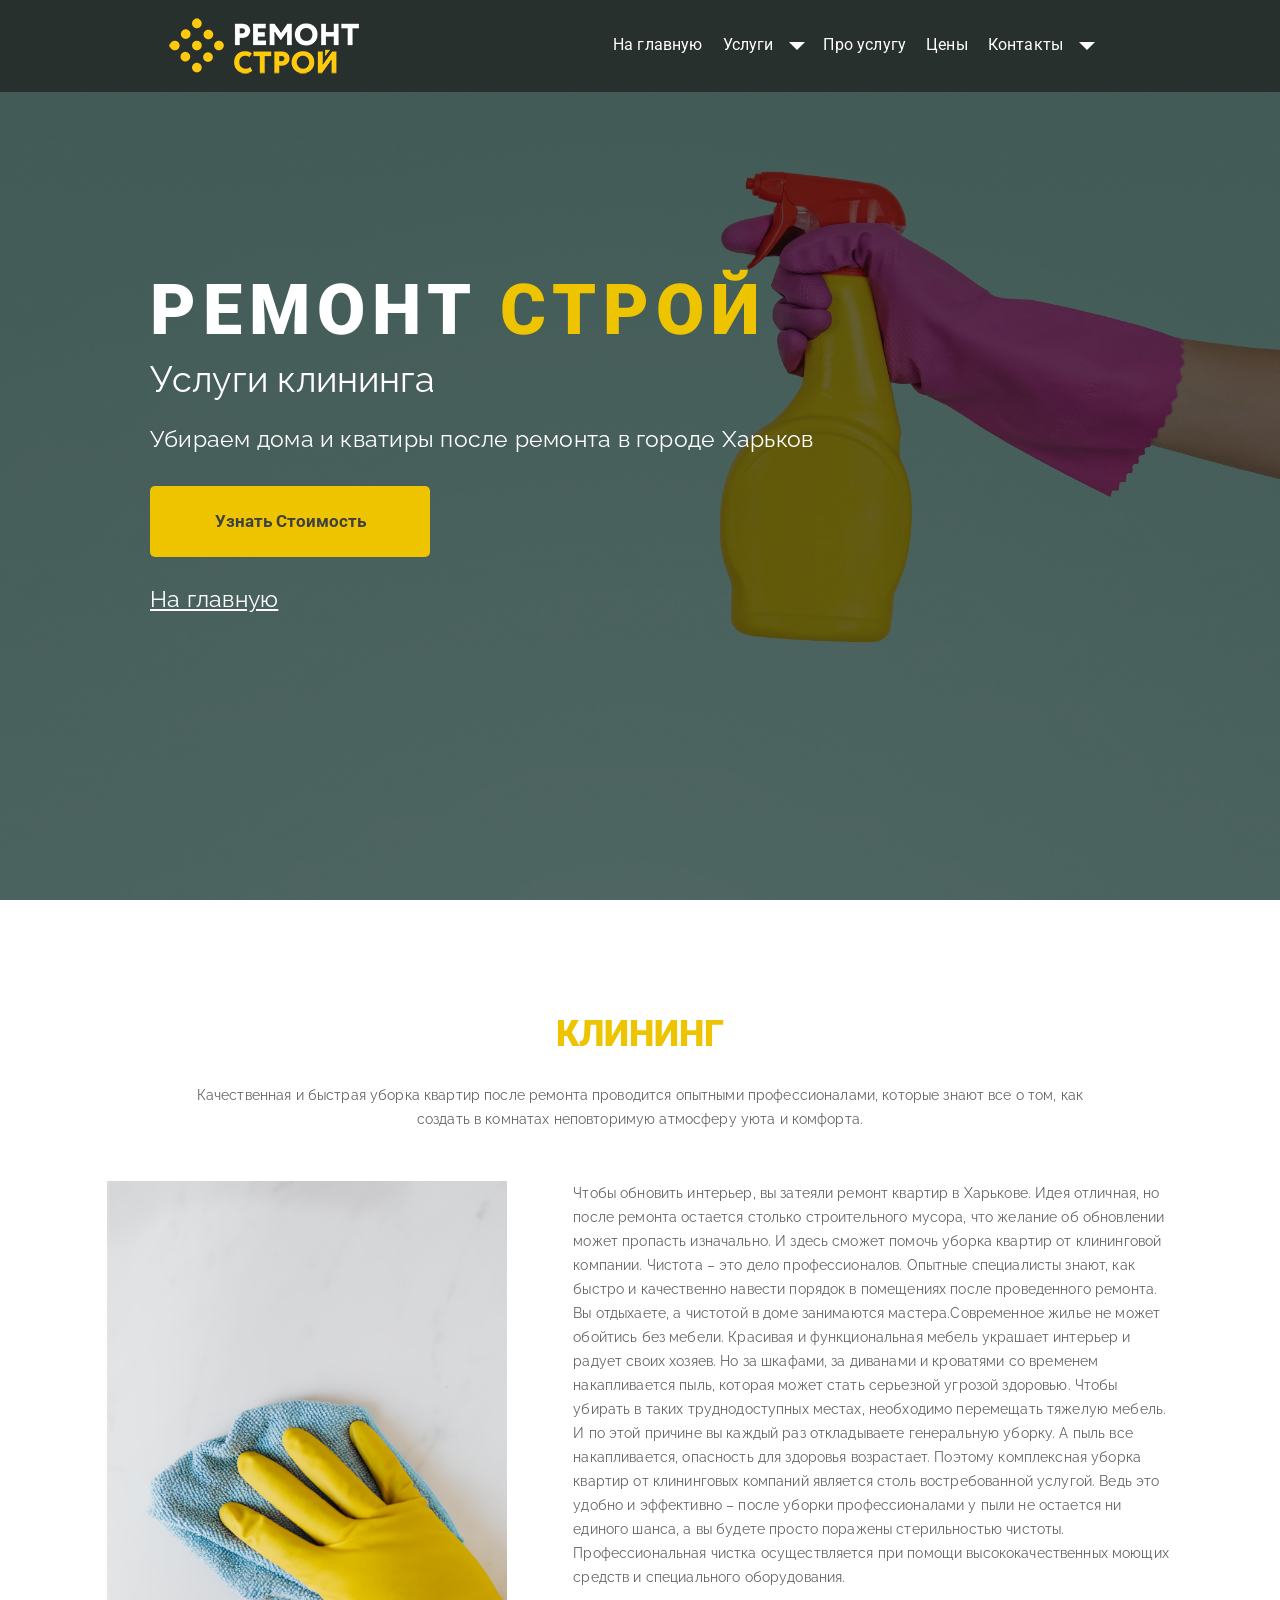
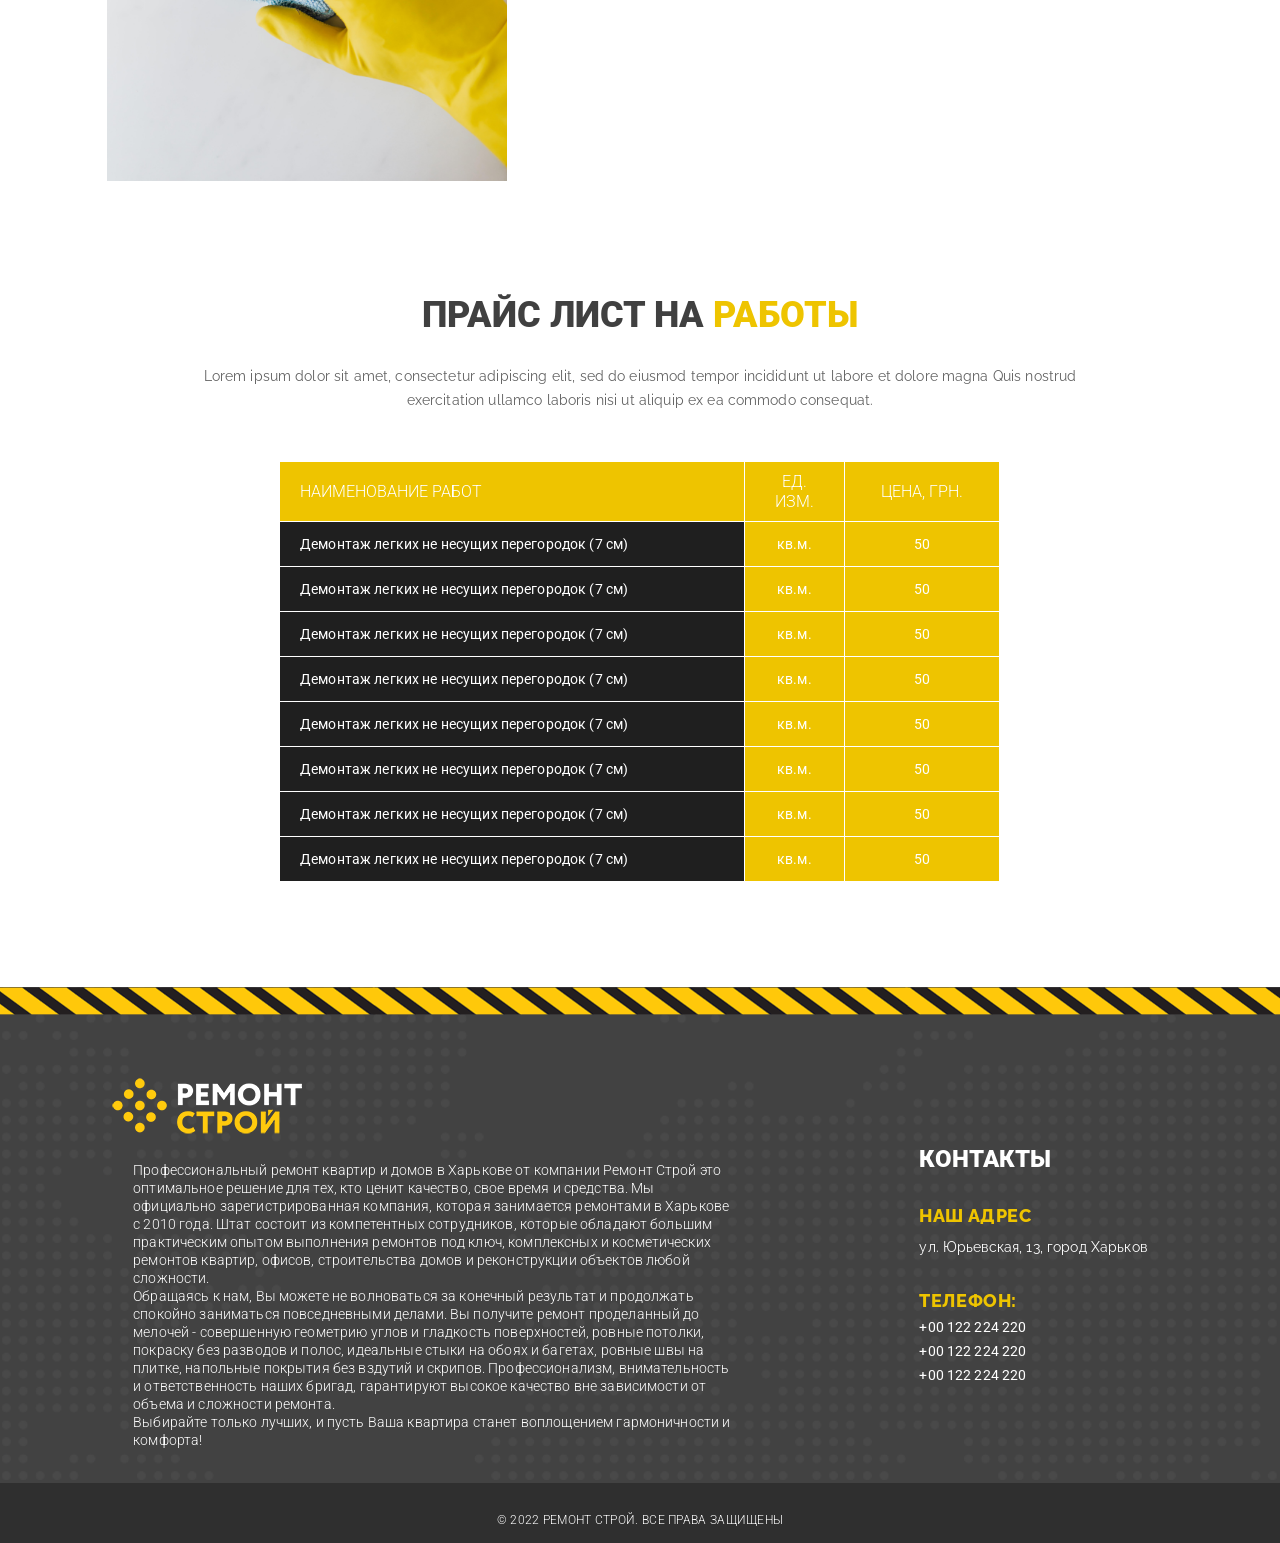
<file: cleanin.html>
<!DOCTYPE html><html lang="ru"><head><meta charset="UTF-8"><meta http-equiv="X-UA-Compatible" content="IE=edge"><meta name="viewport" content="width=device-width,initial-scale=1"><link rel="apple-touch-icon" sizes="57x57" href="icons/favicon/apple-icon-57x57.png"><link rel="apple-touch-icon" sizes="60x60" href="icons/favicon/apple-icon-60x60.png"><link rel="apple-touch-icon" sizes="72x72" href="icons/favicon/apple-icon-72x72.png"><link rel="apple-touch-icon" sizes="76x76" href="icons/favicon/apple-icon-76x76.png"><link rel="apple-touch-icon" sizes="114x114" href="icons/favicon/apple-icon-114x114.png"><link rel="apple-touch-icon" sizes="120x120" href="icons/favicon/apple-icon-120x120.png"><link rel="apple-touch-icon" sizes="144x144" href="icons/favicon/apple-icon-144x144.png"><link rel="apple-touch-icon" sizes="152x152" href="icons/favicon/apple-icon-152x152.png"><link rel="apple-touch-icon" sizes="180x180" href="icons/favicon/apple-icon-180x180.png"><link rel="icon" type="image/png" sizes="192x192" href="icons/favicon/android-icon-192x192.png"><link rel="icon" type="image/png" sizes="32x32" href="icons/favicon/favicon-32x32.png"><link rel="icon" type="image/png" sizes="96x96" href="icons/favicon/favicon-96x96.png"><link rel="icon" type="image/png" sizes="16x16" href="icons/favicon/favicon-16x16.png"><link rel="manifest" href="/manifest.json"><meta name="msapplication-TileColor" content="#ffffff"><meta name="msapplication-TileImage" content="/ms-icon-144x144.png"><meta name="theme-color" content="#ffffff"><link rel="stylesheet" href="css/style.min.css"><title>Ремонт строй - Клининг</title></head><body><header class="header"><div class="header__wrapper"><div class="container"><div class="header__block"><a href="index.html" class="header__logo"><img src="icons/logo/logo.png" alt=""></a><nav class="menu"><ul class="menu__list"><li><a href="index.html" class="menu__link">На главную</a></li><li><span class="menu__link menu__link-parent menu__link_nothover">Услуги</span> <span class="menu__arrow arrow"></span><ul class="menu__sublist"><li><a href="cleanin.html" class="menu__sublink">Клининг</a></li><li><a href="slopes.html" class="menu__sublink">Откосы</a></li><li><a href="window.html" class="menu__sublink">Замена окон</a></li><li><a href="remontfull.html" class="menu__sublink">Ремонт под ключ</a></li><li><a href="remontgov.html" class="menu__sublink">Ремонт гос объектов</a></li><li><a href="remontcometic.html" class="menu__sublink">Косметический ремонт</a></li></ul></li><li><a href="#cleaning" class="menu__link">Про услугу</a></li><li><a href="#cleaning__prices" class="menu__link">Цены</a></li><li><span class="menu__link menu__link-parent menu__link_nothover">Контакты</span> <span class="menu__arrow arrow arrow-second"></span><ul class="menu__sublist menu__sublist-second"><li><a href="#" class="menu__sublink menu__sublink_nohover">(068)4767814</a></li><li><a href="#" class="menu__sublink menu__sublink_nohover">(068)4767814</a></li><li><a href="#" class="menu__sublink menu__sublink_nohover">(068)4767814</a></li></ul></li></ul></nav></div></div></div><div class="burger"><span class="span_first"></span> <span class="span_second"></span> <span class="span_third"></span></div><div class="overlay"></div></header><section class="promo cleaning-promo"><div class="promo__content"><div class="container"><div class="promo__descr"><h1 class="promo__title">Ремонт <span>Строй</span></h1><p class="promo__subtitle">Услуги клининга</p><p class="promo__about">Убираем дома и кватиры после ремонта в городе Харьков</p><a href="#cleaning__prices" class="button button__promo">Узнать Стоимость</a> <a href="index.html" class="promo__about cleaning-promo__back">На главную</a></div></div></div></section><section id="cleaning" class="cleaning"><div class="container"><h3 class="title about__title"><span>Клининг</span></h3><p class="text about__text">Качественная и быстрая уборка квартир после ремонта проводится опытными профессионалами, которые знают все о том, как создать в комнатах неповторимую атмосферу уюта и комфорта.</p><div class="cleaning__wrapper"><div class="cleaning__photo"><img src="img/cleaning/cleaning2.jpg" alt=""></div><div class="cleaning__text">Чтобы обновить интерьер, вы затеяли ремонт квартир в Харькове. Идея отличная, но после ремонта остается столько строительного мусора, что желание об обновлении может пропасть изначально. И здесь сможет помочь уборка квартир от клининговой компании. Чистота – это дело профессионалов. Опытные специалисты знают, как быстро и качественно навести порядок в помещениях после проведенного ремонта. Вы отдыхаете, а чистотой в доме занимаются мастера.Современное жилье не может обойтись без мебели. Красивая и функциональная мебель украшает интерьер и радует своих хозяев. Но за шкафами, за диванами и кроватями со временем накапливается пыль, которая может стать серьезной угрозой здоровью. Чтобы убирать в таких труднодоступных местах, необходимо перемещать тяжелую мебель. И по этой причине вы каждый раз откладываете генеральную уборку. А пыль все накапливается, опасность для здоровья возрастает. Поэтому комплексная уборка квартир от клининговых компаний является столь востребованной услугой. Ведь это удобно и эффективно – после уборки профессионалами у пыли не остается ни единого шанса, а вы будете просто поражены стерильностью чистоты. Профессиональная чистка осуществляется при помощи высококачественных моющих средств и специального оборудования.</div></div></div></section><section id="cleaning__prices" class="prices cleaning__prices"><div class="container"><h3 class="title">Прайс лист на <span>Работы</span></h3><p class="text">Lorem ipsum dolor sit amet, consectetur adipiscing elit, sed do eiusmod tempor incididunt ut labore et dolore magna Quis nostrud exercitation ullamco laboris nisi ut aliquip ex ea commodo consequat.</p><table class="prices__table cleaning__prices-table"><tr><th>Наименование работ</th><th>Ед.<br>Изм.</th><th>Цена, грн.</th></tr><tr><td>Демонтаж легких не несущих перегородок (7 см)</td><td>кв.м.</td><td>50</td></tr><tr><td>Демонтаж легких не несущих перегородок (7 см)</td><td>кв.м.</td><td>50</td></tr><tr><td>Демонтаж легких не несущих перегородок (7 см)</td><td>кв.м.</td><td>50</td></tr><tr><td>Демонтаж легких не несущих перегородок (7 см)</td><td>кв.м.</td><td>50</td></tr><tr><td>Демонтаж легких не несущих перегородок (7 см)</td><td>кв.м.</td><td>50</td></tr><tr><td>Демонтаж легких не несущих перегородок (7 см)</td><td>кв.м.</td><td>50</td></tr><tr><td>Демонтаж легких не несущих перегородок (7 см)</td><td>кв.м.</td><td>50</td></tr><tr><td>Демонтаж легких не несущих перегородок (7 см)</td><td>кв.м.</td><td>50</td></tr></table></div></section><a href="#" class="popup__call"><img src="icons/phonepopup.png" alt=""></a><footer class="footer"><img src="img/divider.png" class="footer__divider-top"><div class="container"><a href="index.html"><img class="footer__logo" src="icons/logo/logo.png" alt=""></a><div class="footer__wrapper"><div class="footer__descr"><div class="footer__logo"></div><div class="footer__text"><p>Профессиональный ремонт квартир и домов в Харькове от компании Ремонт Строй это оптимальное решение для тех, кто ценит качество, свое время и средства. Мы официально зарегистрированная компания, которая занимается ремонтами в Харькове с 2010 года. Штат состоит из компетентных сотрудников, которые обладают большим практическим опытом выполнения ремонтов под ключ, комплексных и косметических ремонтов квартир, офисов, строительства домов и реконструкции объектов любой сложности.</p><p>Обращаясь к нам, Вы можете не волноваться за конечный результат и продолжать спокойно заниматься повседневными делами. Вы получите ремонт проделанный до мелочей - совершенную геометрию углов и гладкость поверхностей, ровные потолки, покраску без разводов и полос, идеальные стыки на обоях и багетах, ровные швы на плитке, напольные покрытия без вздутий и скрипов. Профессионализм, внимательность и ответственность наших бригад, гарантируют высокое качество вне зависимости от объема и сложности ремонта.</p><p>Выбирайте только лучших, и пусть Ваша квартира станет воплощением гармоничности и комфорта!</p></div></div><div class="footer__contact"><div class="footer__contact-title">Контакты</div><div class="footer__contact-item"><div class="footer__contact-address-title">Наш адрес</div><div class="footer__contact-address-text">ул. Юрьевская, 13, город Харьков</div></div><div class="footer__contact-item"><div class="footer__contact-phone-title">Телефон:</div><div class="footer__contact-phone-block"><a href="#">+00 122 224 220</a> <a href="#">+00 122 224 220</a> <a href="#">+00 122 224 220</a></div></div></div></div></div><div class="footer__divider-bottom">© 2022 Ремонт Строй. Все права защищены</div></footer><script src="script.js"></script></body></html>
</file>
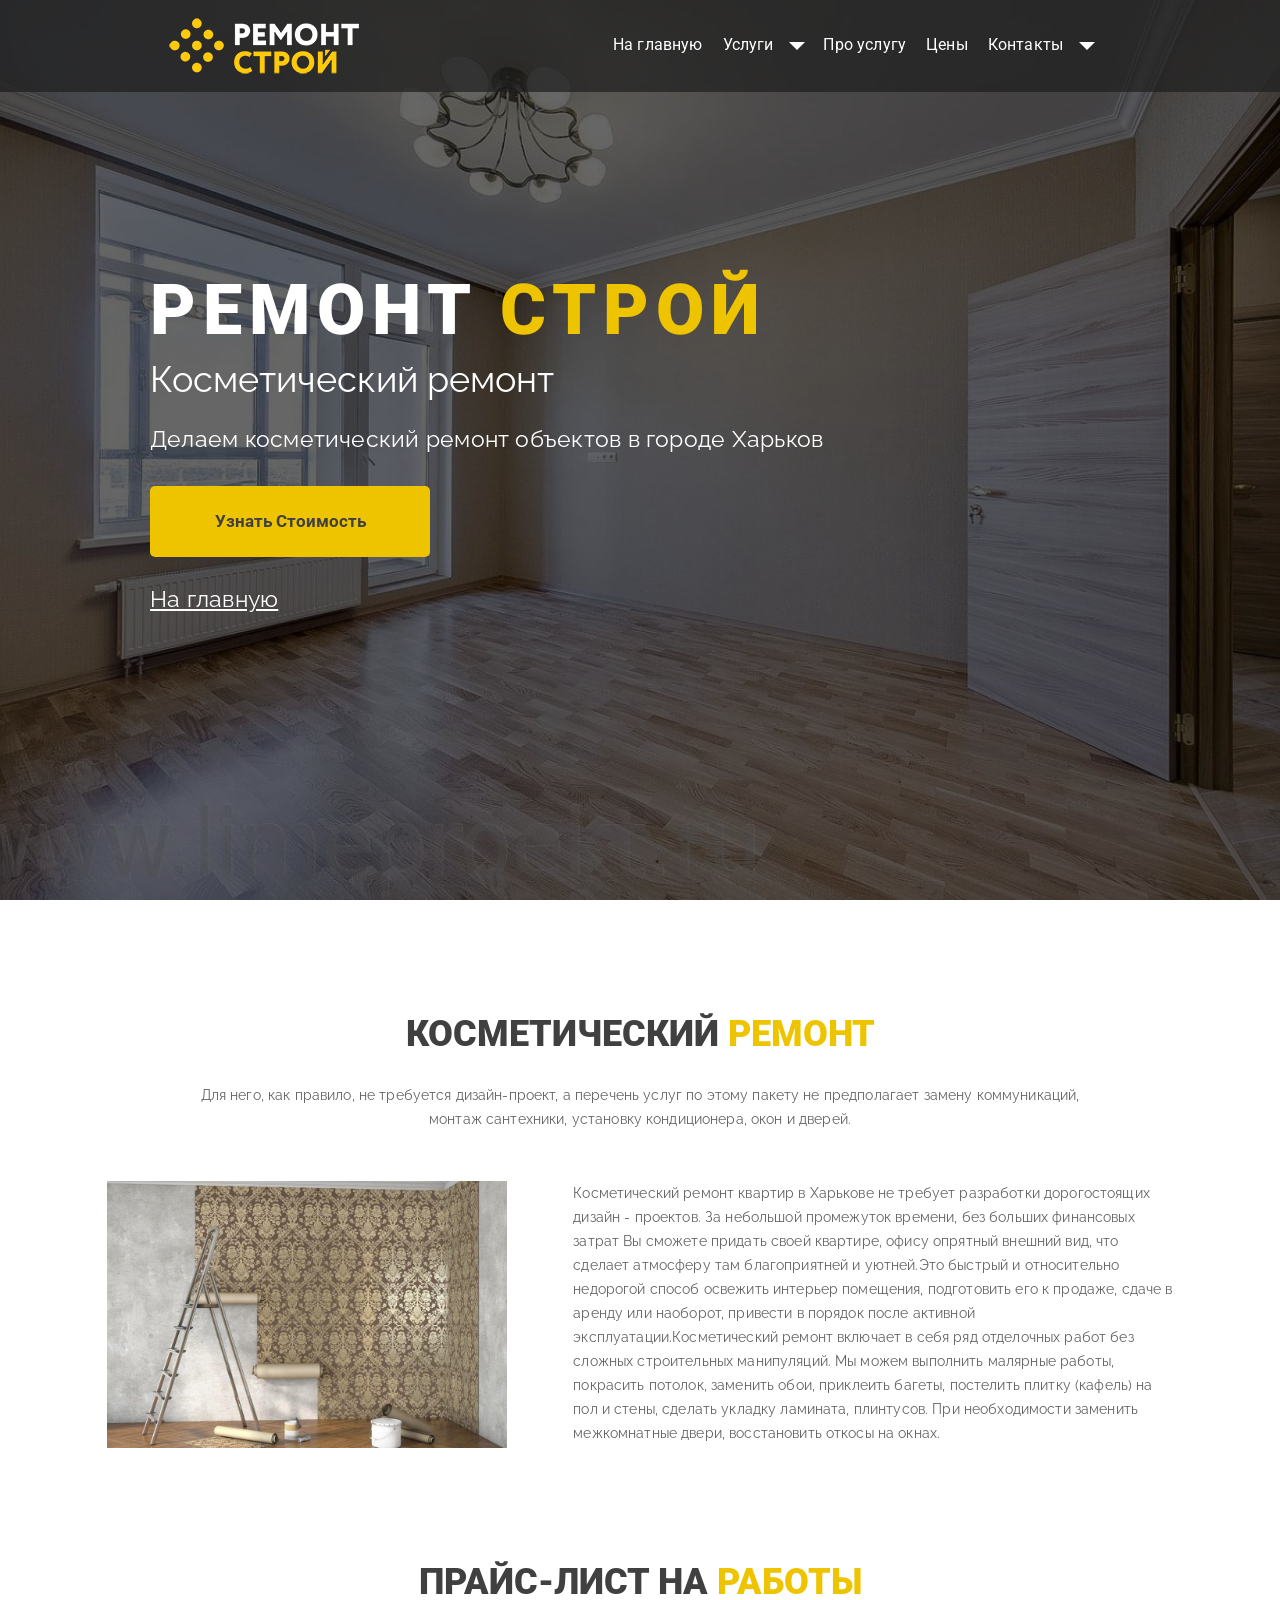
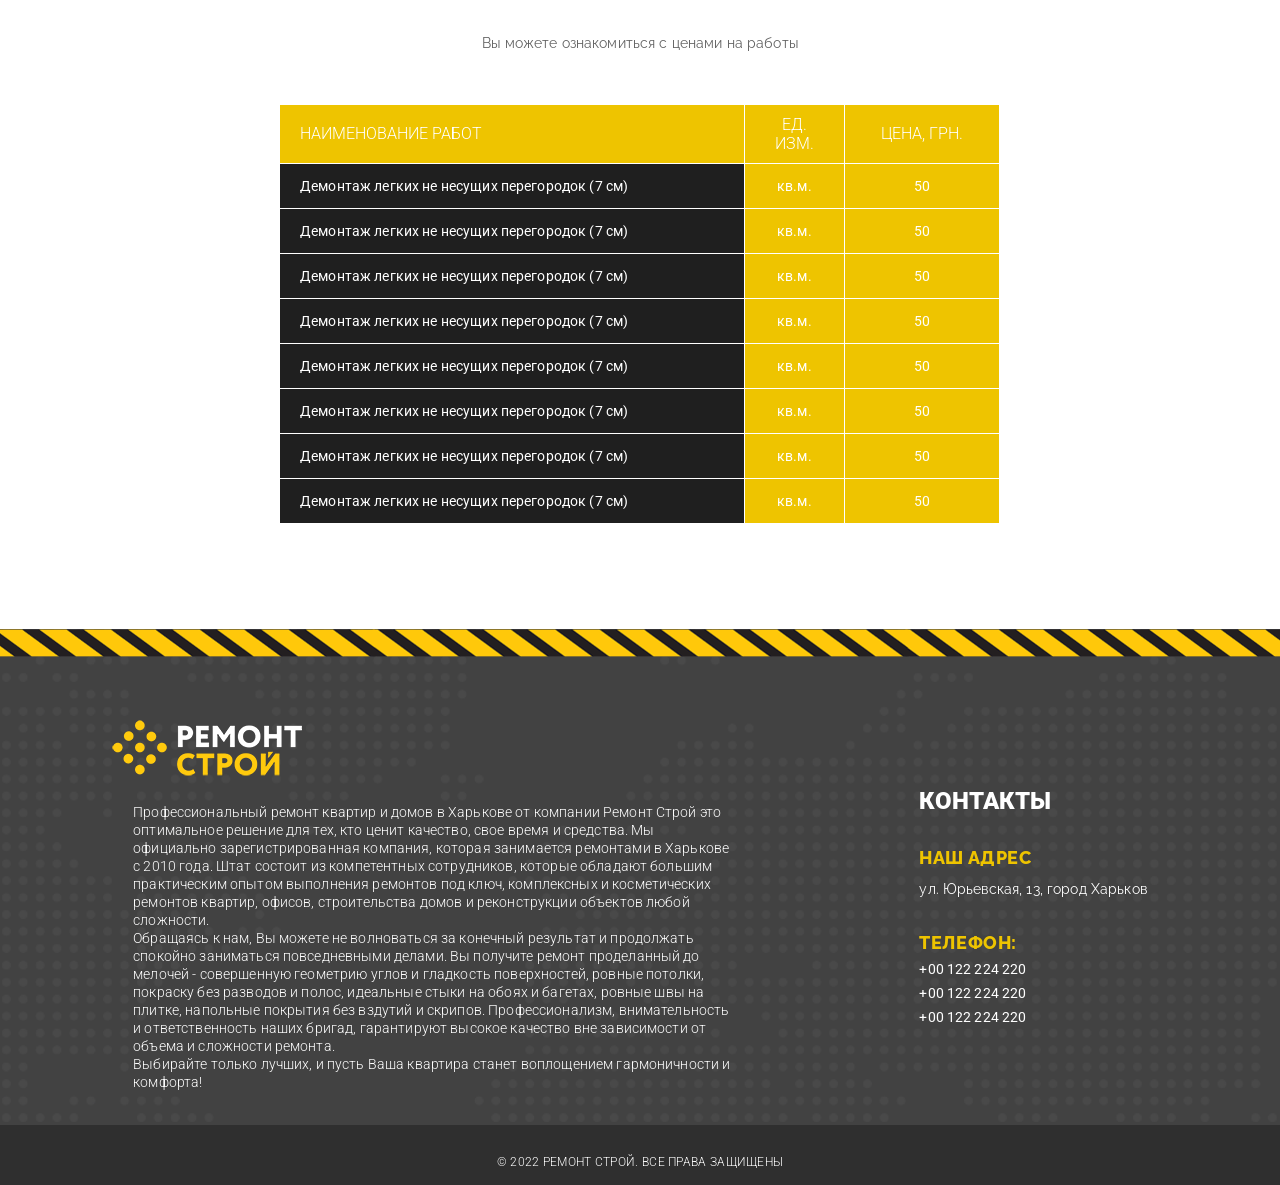
<file: remontcometic.html>
<!DOCTYPE html><html lang="ru"><head><meta charset="UTF-8"><meta http-equiv="X-UA-Compatible" content="IE=edge"><meta name="viewport" content="width=device-width,initial-scale=1"><link rel="apple-touch-icon" sizes="57x57" href="icons/favicon/apple-icon-57x57.png"><link rel="apple-touch-icon" sizes="60x60" href="icons/favicon/apple-icon-60x60.png"><link rel="apple-touch-icon" sizes="72x72" href="icons/favicon/apple-icon-72x72.png"><link rel="apple-touch-icon" sizes="76x76" href="icons/favicon/apple-icon-76x76.png"><link rel="apple-touch-icon" sizes="114x114" href="icons/favicon/apple-icon-114x114.png"><link rel="apple-touch-icon" sizes="120x120" href="icons/favicon/apple-icon-120x120.png"><link rel="apple-touch-icon" sizes="144x144" href="icons/favicon/apple-icon-144x144.png"><link rel="apple-touch-icon" sizes="152x152" href="icons/favicon/apple-icon-152x152.png"><link rel="apple-touch-icon" sizes="180x180" href="icons/favicon/apple-icon-180x180.png"><link rel="icon" type="image/png" sizes="192x192" href="icons/favicon/android-icon-192x192.png"><link rel="icon" type="image/png" sizes="32x32" href="icons/favicon/favicon-32x32.png"><link rel="icon" type="image/png" sizes="96x96" href="icons/favicon/favicon-96x96.png"><link rel="icon" type="image/png" sizes="16x16" href="icons/favicon/favicon-16x16.png"><link rel="manifest" href="/manifest.json"><meta name="msapplication-TileColor" content="#ffffff"><meta name="msapplication-TileImage" content="/ms-icon-144x144.png"><meta name="theme-color" content="#ffffff"><link rel="stylesheet" href="css/style.min.css"><title>Ремонт Строй - Косметический ремонт</title></head><body><header class="header"><div class="header__wrapper"><div class="container"><div class="header__block"><a href="index.html" class="header__logo"><img src="icons/logo/logo.png" alt=""></a><nav class="menu"><ul class="menu__list"><li><a href="index.html" class="menu__link">На главную</a></li><li><span class="menu__link menu__link-parent menu__link_nothover">Услуги</span> <span class="menu__arrow arrow"></span><ul class="menu__sublist"><li><a href="cleanin.html" class="menu__sublink">Клининг</a></li><li><a href="slopes.html" class="menu__sublink">Откосы</a></li><li><a href="window.html" class="menu__sublink">Замена окон</a></li><li><a href="remontfull.html" class="menu__sublink">Ремонт под ключ</a></li><li><a href="remontgov.html" class="menu__sublink">Ремонт гос объектов</a></li><li><a href="remontcometic.html" class="menu__sublink">Косметический ремонт</a></li></ul></li><li><a href="#remontcosmetic" class="menu__link">Про услугу</a></li><li><a href="#remontcosmetic-prices" class="menu__link">Цены</a></li><li><span class="menu__link menu__link-parent menu__link_nothover">Контакты</span> <span class="menu__arrow arrow arrow-second"></span><ul class="menu__sublist menu__sublist-second"><li><a href="#" class="menu__sublink menu__sublink_nohover">(068)4767814</a></li><li><a href="#" class="menu__sublink menu__sublink_nohover">(068)4767814</a></li><li><a href="#" class="menu__sublink menu__sublink_nohover">(068)4767814</a></li></ul></li></ul></nav></div></div></div><div class="burger"><span class="span_first"></span> <span class="span_second"></span> <span class="span_third"></span></div><div class="overlay"></div></header><section class="promo cleaning-promo remontcosmetic-promo"><div class="promo__content"><div class="container"><div class="promo__descr"><h1 class="promo__title">Ремонт <span>Строй</span></h1><p class="promo__subtitle">Косметический ремонт</p><p class="promo__about">Делаем косметический ремонт объектов в городе Харьков</p><a href="#remontcosmetic-prices" class="button button__promo">Узнать Стоимость</a> <a href="index.html" class="promo__about cleaning-promo__back">На главную</a></div></div></div></section><section id="remontcosmetic" class="cleaning"><div class="container"><h3 class="title about__title">Косметический <span>ремонт</span></h3><p class="text about__text">Для него, как правило, не требуется дизайн-проект, а перечень услуг по этому пакету не предполагает замену коммуникаций, монтаж сантехники, установку кондиционера, окон и дверей.</p><div class="cleaning__wrapper"><div class="cleaning__photo"><img src="img/cosmetic/cosmeticabout.jpg" alt=""></div><div class="cleaning__text">Косметический ремонт квартир в Харькове не требует разработки дорогостоящих дизайн - проектов. За небольшой промежуток времени, без больших финансовых затрат Вы сможете придать своей квартире, офису опрятный внешний вид, что сделает атмосферу там благоприятней и уютней.Это быстрый и относительно недорогой способ освежить интерьер помещения, подготовить его к продаже, сдаче в аренду или наоборот, привести в порядок после активной эксплуатации.Косметический ремонт включает в себя ряд отделочных работ без сложных строительных манипуляций. Мы можем выполнить малярные работы, покрасить потолок, заменить обои, приклеить багеты, постелить плитку (кафель) на пол и стены, сделать укладку ламината, плинтусов. При необходимости заменить межкомнатные двери, восстановить откосы на окнах.</div></div></div></section><section id="remontcosmetic-prices" class="prices cleaning__prices"><div class="container"><h3 class="title">Прайс-Лист на <span>Работы</span></h3><p class="text">Вы можете ознакомиться с ценами на работы</p><table class="prices__table cleaning__prices-table"><tr><th>Наименование работ</th><th>Ед.<br>Изм.</th><th>Цена, грн.</th></tr><tr><td>Демонтаж легких не несущих перегородок (7 см)</td><td>кв.м.</td><td>50</td></tr><tr><td>Демонтаж легких не несущих перегородок (7 см)</td><td>кв.м.</td><td>50</td></tr><tr><td>Демонтаж легких не несущих перегородок (7 см)</td><td>кв.м.</td><td>50</td></tr><tr><td>Демонтаж легких не несущих перегородок (7 см)</td><td>кв.м.</td><td>50</td></tr><tr><td>Демонтаж легких не несущих перегородок (7 см)</td><td>кв.м.</td><td>50</td></tr><tr><td>Демонтаж легких не несущих перегородок (7 см)</td><td>кв.м.</td><td>50</td></tr><tr><td>Демонтаж легких не несущих перегородок (7 см)</td><td>кв.м.</td><td>50</td></tr><tr><td>Демонтаж легких не несущих перегородок (7 см)</td><td>кв.м.</td><td>50</td></tr></table></div></section><a href="#" class="popup__call"><img src="icons/phonepopup.png" alt=""></a><footer class="footer"><img src="img/divider.png" class="footer__divider-top"><div class="container"><a href="index.html"><img class="footer__logo" src="icons/logo/logo.png" alt=""></a><div class="footer__wrapper"><div class="footer__descr"><div class="footer__logo"></div><div class="footer__text"><p>Профессиональный ремонт квартир и домов в Харькове от компании Ремонт Строй это оптимальное решение для тех, кто ценит качество, свое время и средства. Мы официально зарегистрированная компания, которая занимается ремонтами в Харькове с 2010 года. Штат состоит из компетентных сотрудников, которые обладают большим практическим опытом выполнения ремонтов под ключ, комплексных и косметических ремонтов квартир, офисов, строительства домов и реконструкции объектов любой сложности.</p><p>Обращаясь к нам, Вы можете не волноваться за конечный результат и продолжать спокойно заниматься повседневными делами. Вы получите ремонт проделанный до мелочей - совершенную геометрию углов и гладкость поверхностей, ровные потолки, покраску без разводов и полос, идеальные стыки на обоях и багетах, ровные швы на плитке, напольные покрытия без вздутий и скрипов. Профессионализм, внимательность и ответственность наших бригад, гарантируют высокое качество вне зависимости от объема и сложности ремонта.</p><p>Выбирайте только лучших, и пусть Ваша квартира станет воплощением гармоничности и комфорта!</p></div></div><div class="footer__contact"><div class="footer__contact-title">Контакты</div><div class="footer__contact-item"><div class="footer__contact-address-title">Наш адрес</div><div class="footer__contact-address-text">ул. Юрьевская, 13, город Харьков</div></div><div class="footer__contact-item"><div class="footer__contact-phone-title">Телефон:</div><div class="footer__contact-phone-block"><a href="#">+00 122 224 220</a> <a href="#">+00 122 224 220</a> <a href="#">+00 122 224 220</a></div></div></div></div></div><div class="footer__divider-bottom">© 2022 Ремонт Строй. Все права защищены</div></footer><script src="script.js"></script></body></html>
</file>
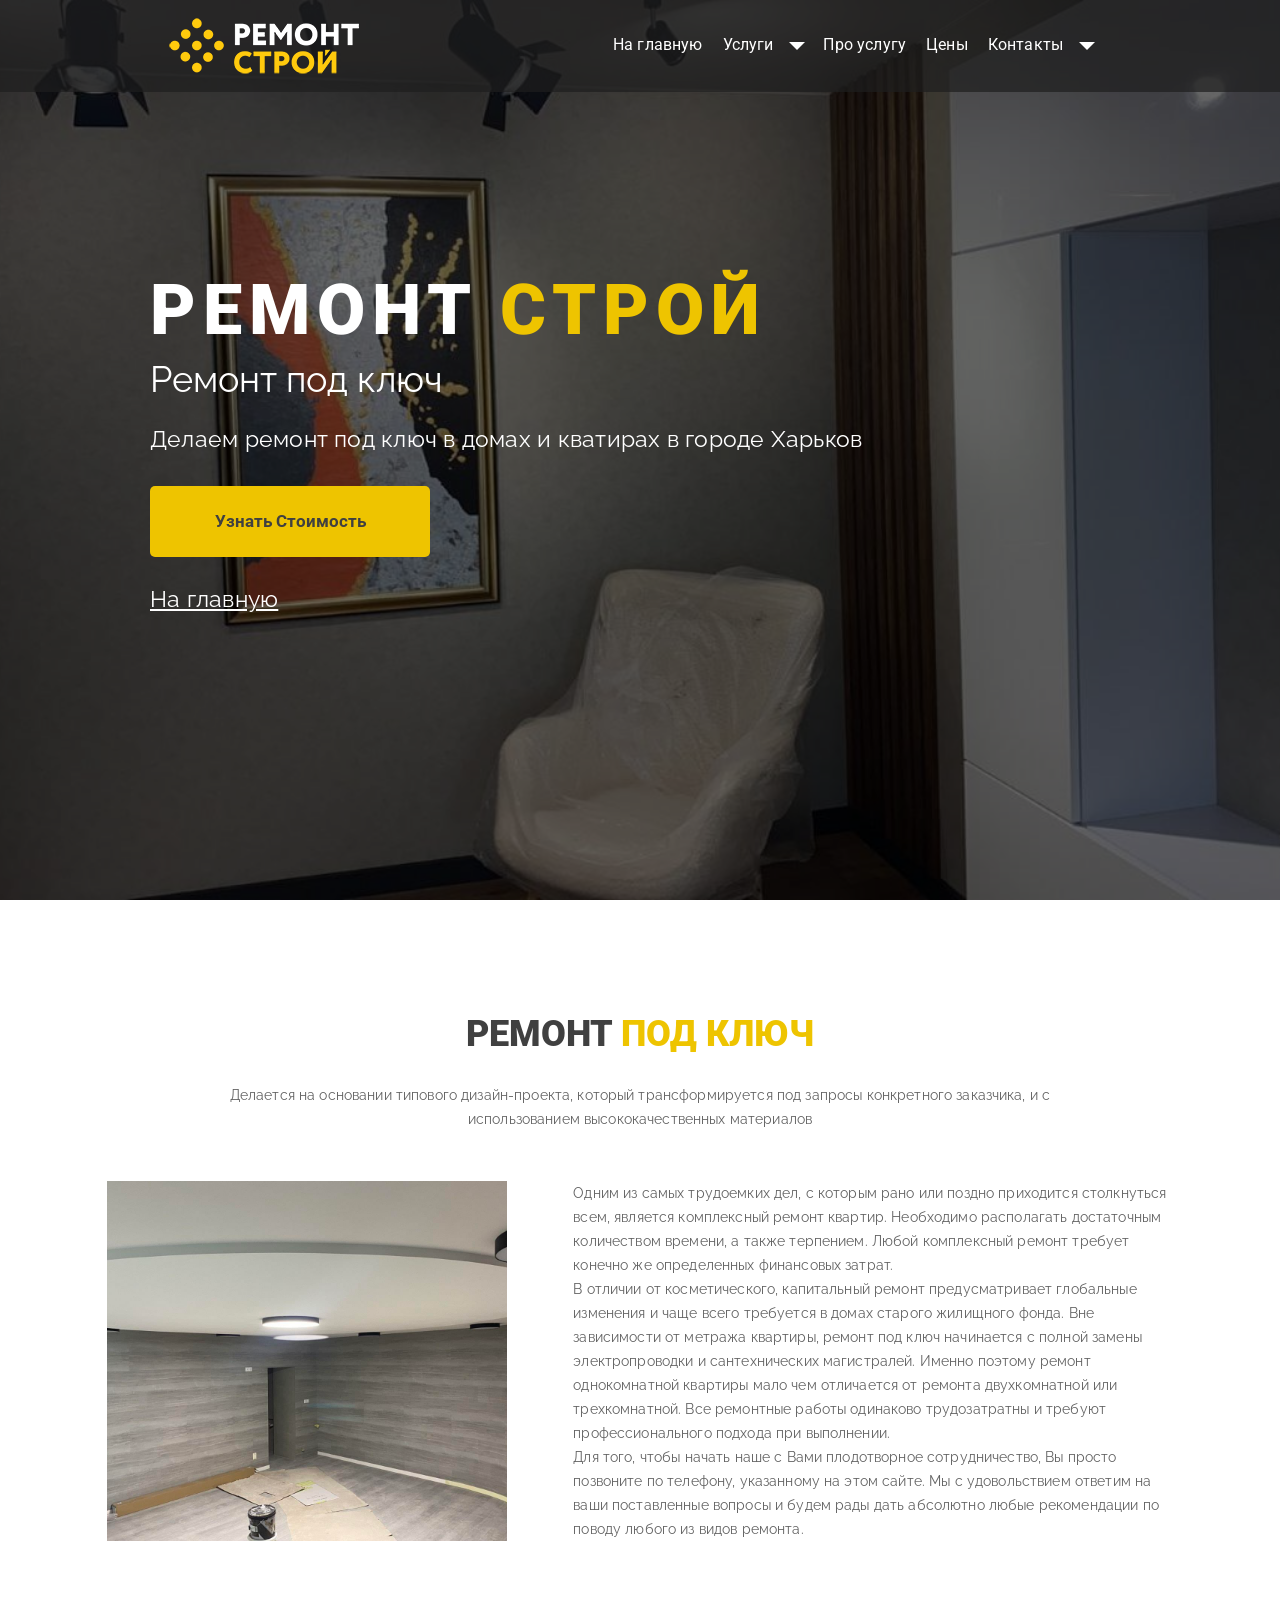
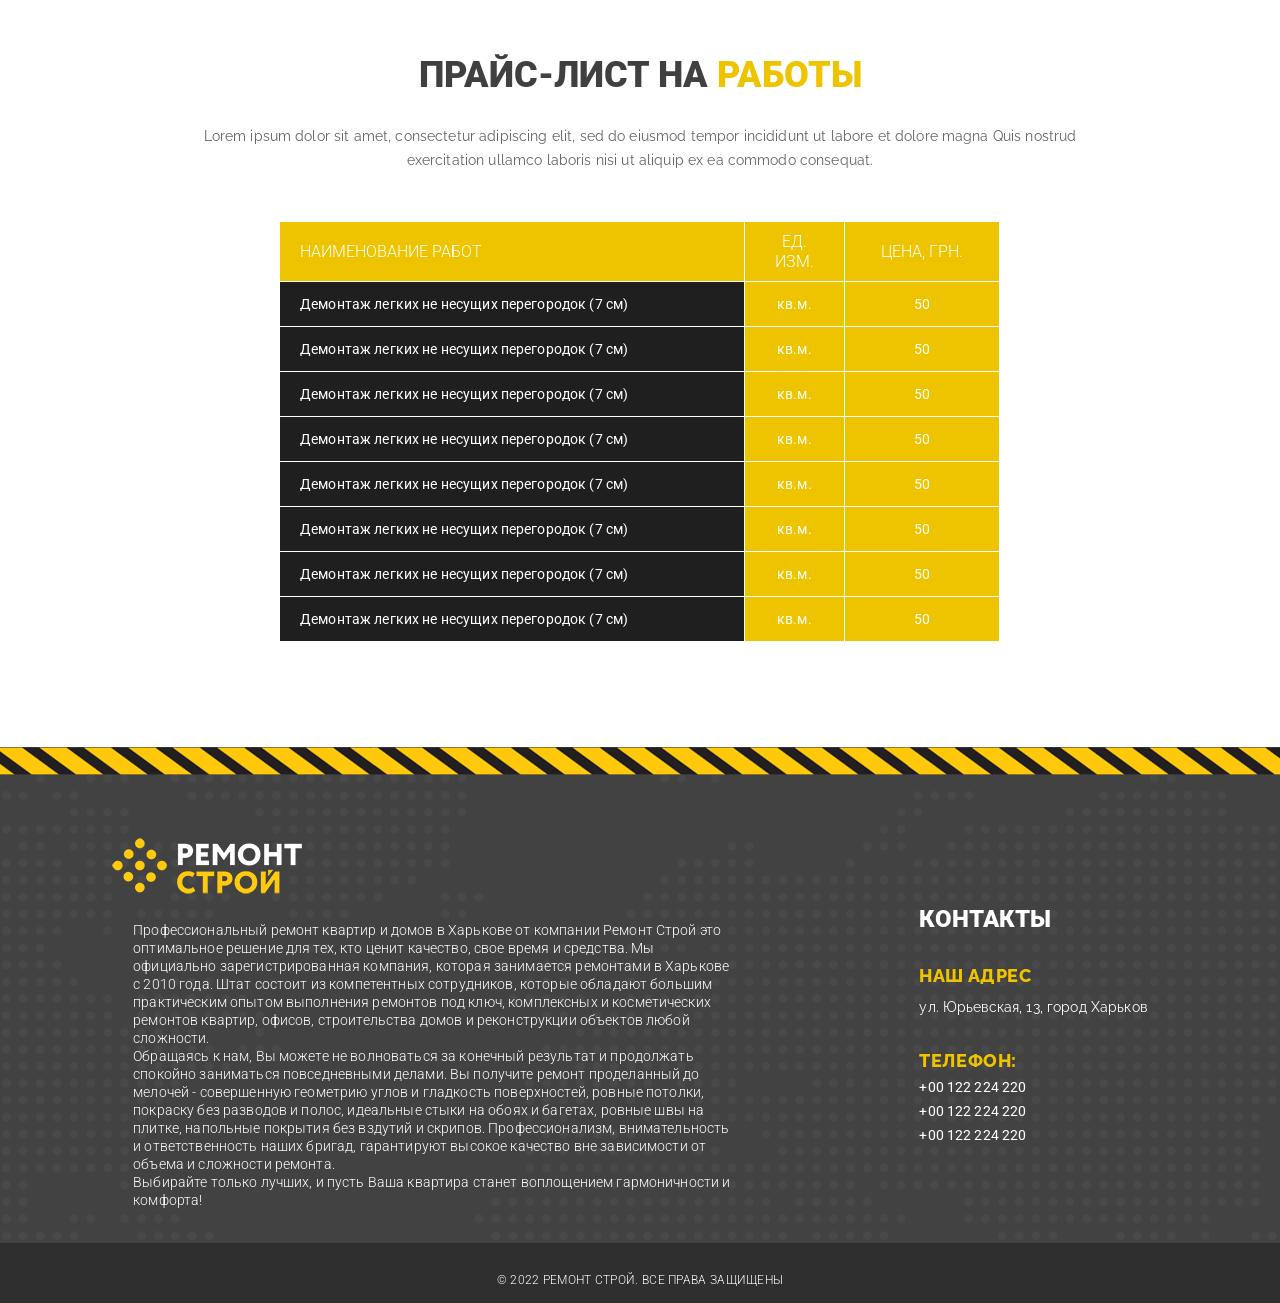
<file: remontfull.html>
<!DOCTYPE html><html lang="ru"><head><meta charset="UTF-8"><meta http-equiv="X-UA-Compatible" content="IE=edge"><meta name="viewport" content="width=device-width,initial-scale=1"><link rel="apple-touch-icon" sizes="57x57" href="icons/favicon/apple-icon-57x57.png"><link rel="apple-touch-icon" sizes="60x60" href="icons/favicon/apple-icon-60x60.png"><link rel="apple-touch-icon" sizes="72x72" href="icons/favicon/apple-icon-72x72.png"><link rel="apple-touch-icon" sizes="76x76" href="icons/favicon/apple-icon-76x76.png"><link rel="apple-touch-icon" sizes="114x114" href="icons/favicon/apple-icon-114x114.png"><link rel="apple-touch-icon" sizes="120x120" href="icons/favicon/apple-icon-120x120.png"><link rel="apple-touch-icon" sizes="144x144" href="icons/favicon/apple-icon-144x144.png"><link rel="apple-touch-icon" sizes="152x152" href="icons/favicon/apple-icon-152x152.png"><link rel="apple-touch-icon" sizes="180x180" href="icons/favicon/apple-icon-180x180.png"><link rel="icon" type="image/png" sizes="192x192" href="icons/favicon/android-icon-192x192.png"><link rel="icon" type="image/png" sizes="32x32" href="icons/favicon/favicon-32x32.png"><link rel="icon" type="image/png" sizes="96x96" href="icons/favicon/favicon-96x96.png"><link rel="icon" type="image/png" sizes="16x16" href="icons/favicon/favicon-16x16.png"><link rel="manifest" href="/manifest.json"><meta name="msapplication-TileColor" content="#ffffff"><meta name="msapplication-TileImage" content="/ms-icon-144x144.png"><meta name="theme-color" content="#ffffff"><link rel="stylesheet" href="css/style.min.css"><title>Ремонт Строй - Ремонт под ключ</title></head><body><header class="header"><div class="header__wrapper"><div class="container"><div class="header__block"><a href="index.html" class="header__logo"><img src="icons/logo/logo.png" alt=""></a><nav class="menu"><ul class="menu__list"><li><a href="index.html" class="menu__link">На главную</a></li><li><span class="menu__link menu__link-parent menu__link_nothover">Услуги</span> <span class="menu__arrow arrow"></span><ul class="menu__sublist"><li><a href="cleanin.html" class="menu__sublink">Клининг</a></li><li><a href="slopes.html" class="menu__sublink">Откосы</a></li><li><a href="window.html" class="menu__sublink">Замена окон</a></li><li><a href="remontfull.html" class="menu__sublink">Ремонт под ключ</a></li><li><a href="remontgov.html" class="menu__sublink">Ремонт гос объектов</a></li><li><a href="remontcometic.html" class="menu__sublink">Косметический ремонт</a></li></ul></li><li><a href="#remontfull" class="menu__link">Про услугу</a></li><li><a href="#remontfull-prices" class="menu__link">Цены</a></li><li><span class="menu__link menu__link-parent menu__link_nothover">Контакты</span> <span class="menu__arrow arrow arrow-second"></span><ul class="menu__sublist menu__sublist-second"><li><a href="#" class="menu__sublink menu__sublink_nohover">(068)4767814</a></li><li><a href="#" class="menu__sublink menu__sublink_nohover">(068)4767814</a></li><li><a href="#" class="menu__sublink menu__sublink_nohover">(068)4767814</a></li></ul></li></ul></nav></div></div></div><div class="burger"><span class="span_first"></span> <span class="span_second"></span> <span class="span_third"></span></div><div class="overlay"></div></header><section class="promo cleaning-promo remontfull-promo"><div class="promo__content"><div class="container"><div class="promo__descr"><h1 class="promo__title">Ремонт <span>Строй</span></h1><p class="promo__subtitle">Ремонт под ключ</p><p class="promo__about">Делаем ремонт под ключ в домах и кватирах в городе Харьков</p><a href="#remontfull-prices" class="button button__promo">Узнать Стоимость</a> <a href="index.html" class="promo__about cleaning-promo__back">На главную</a></div></div></div></section><section id="remontfull" class="cleaning"><div class="container"><h3 class="title about__title">Ремонт <span>под ключ</span></h3><p class="text about__text">Делается на основании типового дизайн-проекта, который трансформируется под запросы конкретного заказчика, и с использованием высококачественных материалов</p><div class="cleaning__wrapper"><div class="cleaning__photo"><img src="img/full/fullabout.jpg" alt=""></div><div class="cleaning__text">Одним из самых трудоемких дел, с которым рано или поздно приходится столкнуться всем, является комплексный ремонт квартир. Необходимо располагать достаточным количеством времени, а также терпением. Любой комплексный ремонт требует конечно же определенных финансовых затрат.<br>В отличии от косметического, капитальный ремонт предусматривает глобальные изменения и чаще всего требуется в домах старого жилищного фонда. Вне зависимости от метража квартиры, ремонт под ключ начинается с полной замены электропроводки и сантехнических магистралей. Именно поэтому ремонт однокомнатной квартиры мало чем отличается от ремонта двухкомнатной или трехкомнатной. Все ремонтные работы одинаково трудозатратны и требуют профессионального подхода при выполнении.<br>Для того, чтобы начать наше с Вами плодотворное сотрудничество, Вы просто позвоните по телефону, указанному на этом сайте. Мы с удовольствием ответим на ваши поставленные вопросы и будем рады дать абсолютно любые рекомендации по поводу любого из видов ремонта.</div></div></div></section><section id="remontfull-prices" class="prices cleaning__prices"><div class="container"><h3 class="title">Прайс-Лист на <span>Работы</span></h3><p class="text">Lorem ipsum dolor sit amet, consectetur adipiscing elit, sed do eiusmod tempor incididunt ut labore et dolore magna Quis nostrud exercitation ullamco laboris nisi ut aliquip ex ea commodo consequat.</p><table class="prices__table cleaning__prices-table"><tr><th>Наименование работ</th><th>Ед.<br>Изм.</th><th>Цена, грн.</th></tr><tr><td>Демонтаж легких не несущих перегородок (7 см)</td><td>кв.м.</td><td>50</td></tr><tr><td>Демонтаж легких не несущих перегородок (7 см)</td><td>кв.м.</td><td>50</td></tr><tr><td>Демонтаж легких не несущих перегородок (7 см)</td><td>кв.м.</td><td>50</td></tr><tr><td>Демонтаж легких не несущих перегородок (7 см)</td><td>кв.м.</td><td>50</td></tr><tr><td>Демонтаж легких не несущих перегородок (7 см)</td><td>кв.м.</td><td>50</td></tr><tr><td>Демонтаж легких не несущих перегородок (7 см)</td><td>кв.м.</td><td>50</td></tr><tr><td>Демонтаж легких не несущих перегородок (7 см)</td><td>кв.м.</td><td>50</td></tr><tr><td>Демонтаж легких не несущих перегородок (7 см)</td><td>кв.м.</td><td>50</td></tr></table></div></section><a href="#" class="popup__call"><img src="icons/phonepopup.png" alt=""></a><footer class="footer"><img src="img/divider.png" class="footer__divider-top"><div class="container"><a href="index.html"><img class="footer__logo" src="icons/logo/logo.png" alt=""></a><div class="footer__wrapper"><div class="footer__descr"><div class="footer__logo"></div><div class="footer__text"><p>Профессиональный ремонт квартир и домов в Харькове от компании Ремонт Строй это оптимальное решение для тех, кто ценит качество, свое время и средства. Мы официально зарегистрированная компания, которая занимается ремонтами в Харькове с 2010 года. Штат состоит из компетентных сотрудников, которые обладают большим практическим опытом выполнения ремонтов под ключ, комплексных и косметических ремонтов квартир, офисов, строительства домов и реконструкции объектов любой сложности.</p><p>Обращаясь к нам, Вы можете не волноваться за конечный результат и продолжать спокойно заниматься повседневными делами. Вы получите ремонт проделанный до мелочей - совершенную геометрию углов и гладкость поверхностей, ровные потолки, покраску без разводов и полос, идеальные стыки на обоях и багетах, ровные швы на плитке, напольные покрытия без вздутий и скрипов. Профессионализм, внимательность и ответственность наших бригад, гарантируют высокое качество вне зависимости от объема и сложности ремонта.</p><p>Выбирайте только лучших, и пусть Ваша квартира станет воплощением гармоничности и комфорта!</p></div></div><div class="footer__contact"><div class="footer__contact-title">Контакты</div><div class="footer__contact-item"><div class="footer__contact-address-title">Наш адрес</div><div class="footer__contact-address-text">ул. Юрьевская, 13, город Харьков</div></div><div class="footer__contact-item"><div class="footer__contact-phone-title">Телефон:</div><div class="footer__contact-phone-block"><a href="#">+00 122 224 220</a> <a href="#">+00 122 224 220</a> <a href="#">+00 122 224 220</a></div></div></div></div></div><div class="footer__divider-bottom">© 2022 Ремонт Строй. Все права защищены</div></footer><script src="script.js"></script></body></html>
</file>
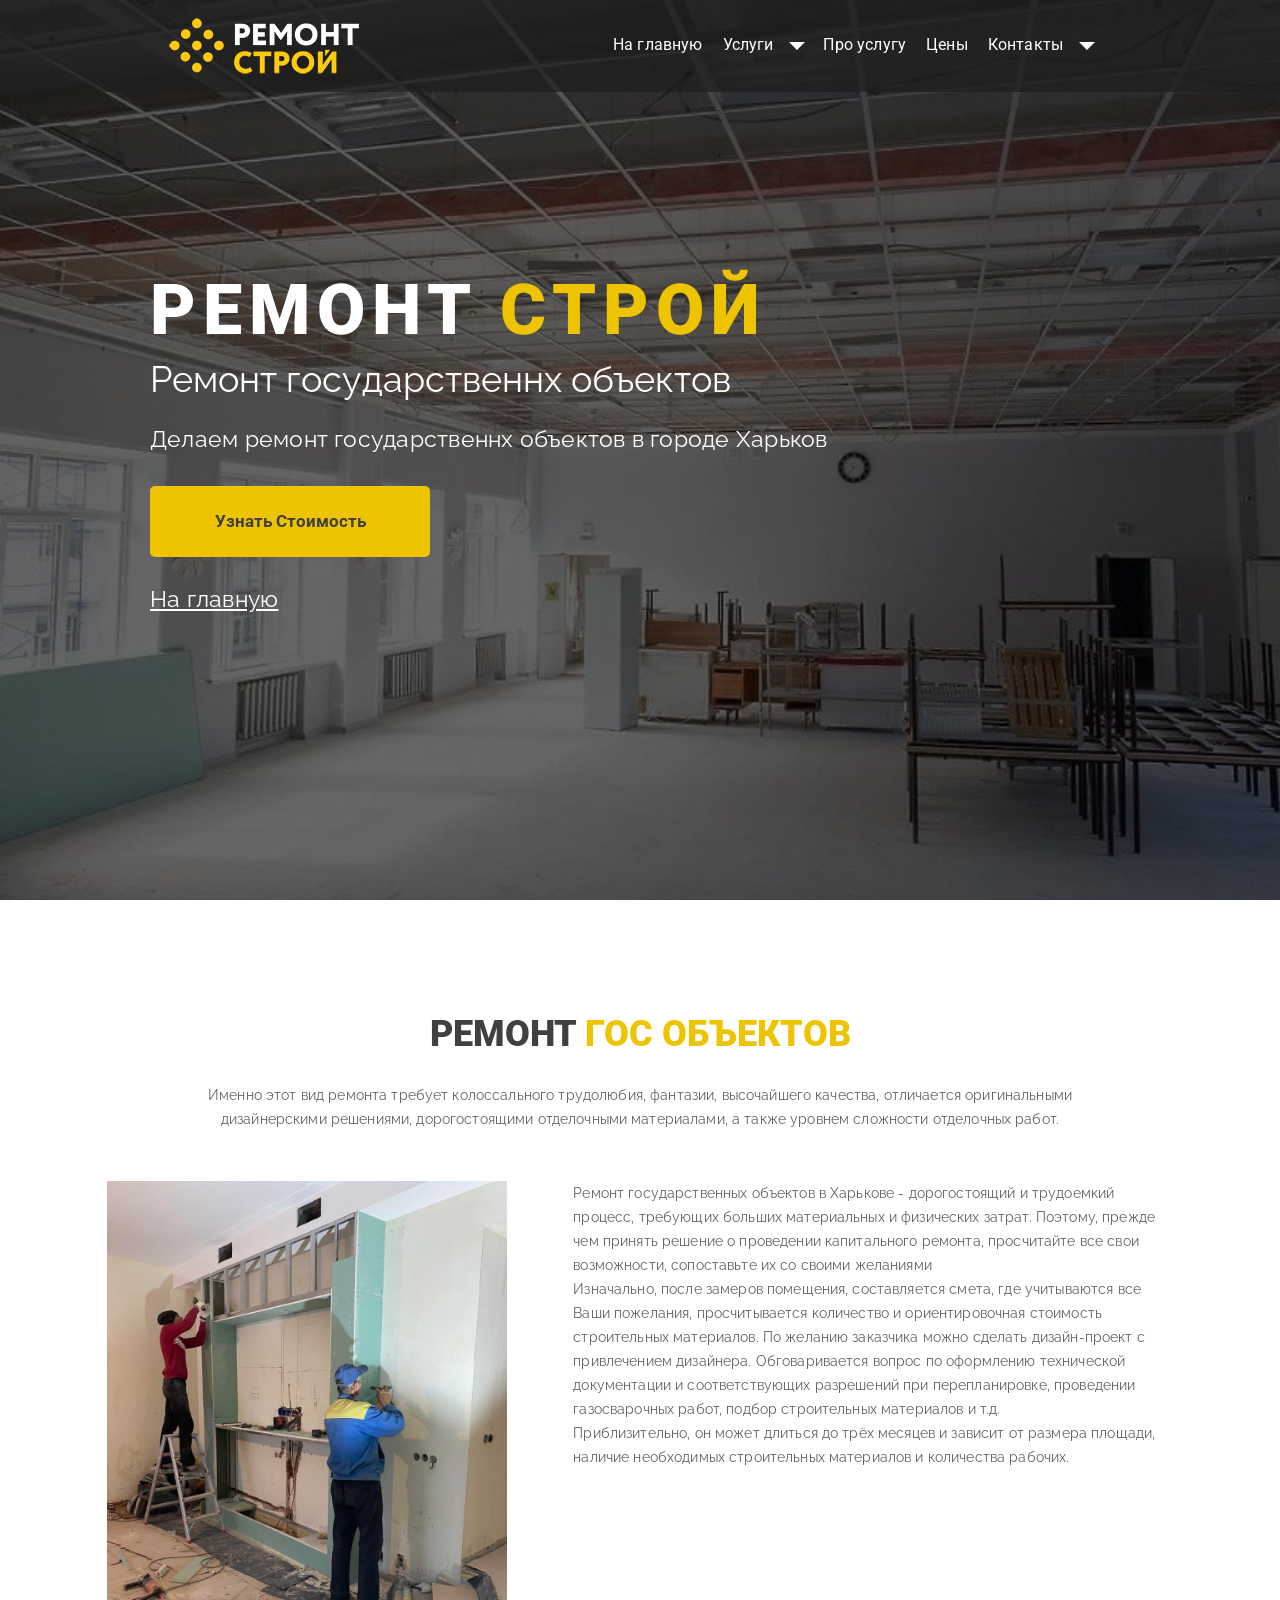
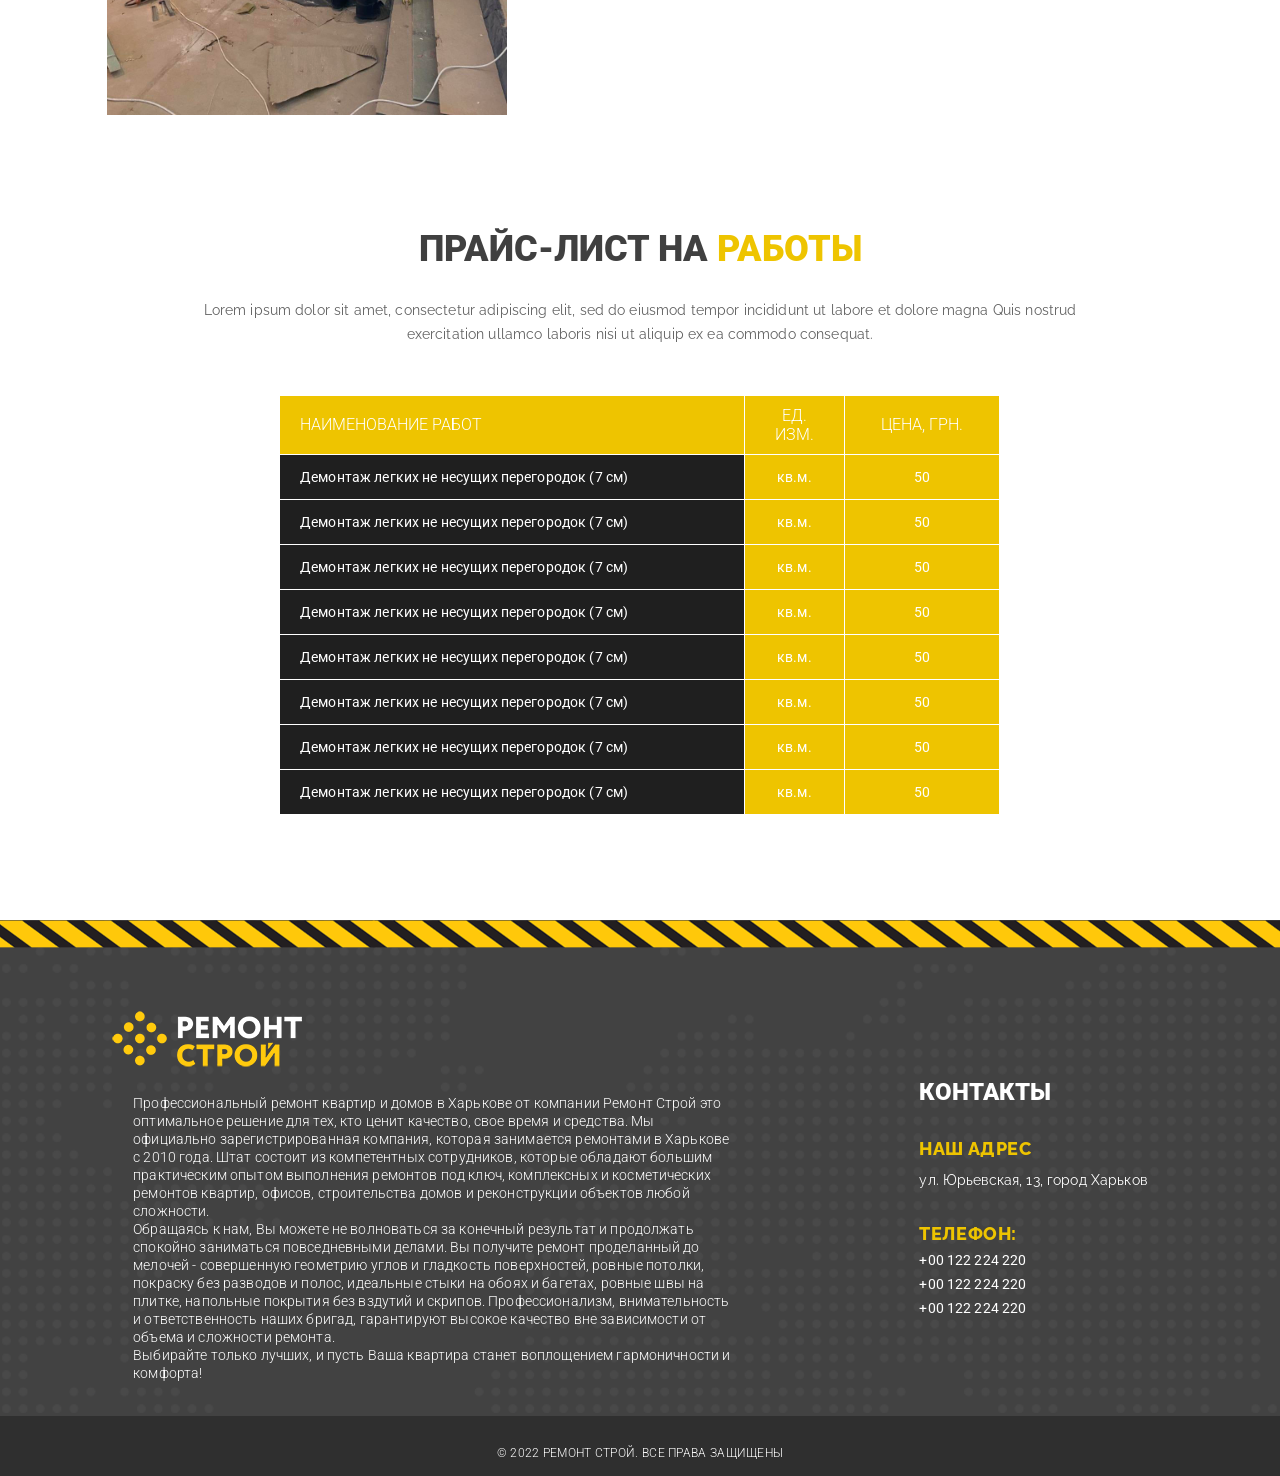
<file: remontgov.html>
<!DOCTYPE html><html lang="ru"><head><meta charset="UTF-8"><meta http-equiv="X-UA-Compatible" content="IE=edge"><meta name="viewport" content="width=device-width,initial-scale=1"><link rel="apple-touch-icon" sizes="57x57" href="icons/favicon/apple-icon-57x57.png"><link rel="apple-touch-icon" sizes="60x60" href="icons/favicon/apple-icon-60x60.png"><link rel="apple-touch-icon" sizes="72x72" href="icons/favicon/apple-icon-72x72.png"><link rel="apple-touch-icon" sizes="76x76" href="icons/favicon/apple-icon-76x76.png"><link rel="apple-touch-icon" sizes="114x114" href="icons/favicon/apple-icon-114x114.png"><link rel="apple-touch-icon" sizes="120x120" href="icons/favicon/apple-icon-120x120.png"><link rel="apple-touch-icon" sizes="144x144" href="icons/favicon/apple-icon-144x144.png"><link rel="apple-touch-icon" sizes="152x152" href="icons/favicon/apple-icon-152x152.png"><link rel="apple-touch-icon" sizes="180x180" href="icons/favicon/apple-icon-180x180.png"><link rel="icon" type="image/png" sizes="192x192" href="icons/favicon/android-icon-192x192.png"><link rel="icon" type="image/png" sizes="32x32" href="icons/favicon/favicon-32x32.png"><link rel="icon" type="image/png" sizes="96x96" href="icons/favicon/favicon-96x96.png"><link rel="icon" type="image/png" sizes="16x16" href="icons/favicon/favicon-16x16.png"><link rel="manifest" href="/manifest.json"><meta name="msapplication-TileColor" content="#ffffff"><meta name="msapplication-TileImage" content="/ms-icon-144x144.png"><meta name="theme-color" content="#ffffff"><link rel="stylesheet" href="css/style.min.css"><title>Ремонт Строй - Ремонт гос объектов</title></head><body><header class="header"><div class="header__wrapper"><div class="container"><div class="header__block"><a href="index.html" class="header__logo"><img src="icons/logo/logo.png" alt=""></a><nav class="menu"><ul class="menu__list"><li><a href="index.html" class="menu__link">На главную</a></li><li><span class="menu__link menu__link-parent menu__link_nothover">Услуги</span> <span class="menu__arrow arrow"></span><ul class="menu__sublist"><li><a href="cleanin.html" class="menu__sublink">Клининг</a></li><li><a href="slopes.html" class="menu__sublink">Откосы</a></li><li><a href="window.html" class="menu__sublink">Замена окон</a></li><li><a href="remontfull.html" class="menu__sublink">Ремонт под ключ</a></li><li><a href="remontgov.html" class="menu__sublink">Ремонт гос объектов</a></li><li><a href="remontcometic.html" class="menu__sublink">Косметический ремонт</a></li></ul></li><li><a href="#remontgov" class="menu__link">Про услугу</a></li><li><a href="#remontgov-prices" class="menu__link">Цены</a></li><li><span class="menu__link menu__link-parent menu__link_nothover">Контакты</span> <span class="menu__arrow arrow arrow-second"></span><ul class="menu__sublist menu__sublist-second"><li><a href="#" class="menu__sublink menu__sublink_nohover">(068)4767814</a></li><li><a href="#" class="menu__sublink menu__sublink_nohover">(068)4767814</a></li><li><a href="#" class="menu__sublink menu__sublink_nohover">(068)4767814</a></li></ul></li></ul></nav></div></div></div><div class="burger"><span class="span_first"></span> <span class="span_second"></span> <span class="span_third"></span></div><div class="overlay"></div></header><section class="promo cleaning-promo remontgov-promo"><div class="promo__content"><div class="container"><div class="promo__descr"><h1 class="promo__title">Ремонт <span>Строй</span></h1><p class="promo__subtitle">Ремонт государственнх объектов</p><p class="promo__about">Делаем ремонт государственнх объектов в городе Харьков</p><a href="#remontgov-prices" class="button button__promo">Узнать Стоимость</a> <a href="index.html" class="promo__about cleaning-promo__back">На главную</a></div></div></div></section><section id="remontgov" class="cleaning"><div class="container"><h3 class="title about__title">Ремонт <span>гос объектов</span></h3><p class="text about__text">Именно этот вид ремонта требует колоссального трудолюбия, фантазии, высочайшего качества, отличается оригинальными дизайнерскими решениями, дорогостоящими отделочными материалами, а также уровнем сложности отделочных работ.</p><div class="cleaning__wrapper"><div class="cleaning__photo"><img src="img/gov/govmain.jpg" alt=""></div><div class="cleaning__text">Ремонт государственных объектов в Харькове - дорогостоящий и трудоемкий процесс, требующих больших материальных и физических затрат. Поэтому, прежде чем принять решение о проведении капитального ремонта, просчитайте все свои возможности, сопоставьте их со своими желаниями<br>Изначально, после замеров помещения, составляется смета, где учитываются все Ваши пожелания, просчитывается количество и ориентировочная стоимость строительных материалов. По желанию заказчика можно сделать дизайн-проект с привлечением дизайнера. Обговаривается вопрос по оформлению технической документации и соответствующих разрешений при перепланировке, проведении газосварочных работ, подбор строительных материалов и т.д.<br>Приблизительно, он может длиться до трёх месяцев и зависит от размера площади, наличие необходимых строительных материалов и количества рабочих.</div></div></div></section><section id="remontgov-prices" class="prices cleaning__prices"><div class="container"><h3 class="title">Прайс-Лист на <span>Работы</span></h3><p class="text">Lorem ipsum dolor sit amet, consectetur adipiscing elit, sed do eiusmod tempor incididunt ut labore et dolore magna Quis nostrud exercitation ullamco laboris nisi ut aliquip ex ea commodo consequat.</p><table class="prices__table cleaning__prices-table"><tr><th>Наименование работ</th><th>Ед.<br>Изм.</th><th>Цена, грн.</th></tr><tr><td>Демонтаж легких не несущих перегородок (7 см)</td><td>кв.м.</td><td>50</td></tr><tr><td>Демонтаж легких не несущих перегородок (7 см)</td><td>кв.м.</td><td>50</td></tr><tr><td>Демонтаж легких не несущих перегородок (7 см)</td><td>кв.м.</td><td>50</td></tr><tr><td>Демонтаж легких не несущих перегородок (7 см)</td><td>кв.м.</td><td>50</td></tr><tr><td>Демонтаж легких не несущих перегородок (7 см)</td><td>кв.м.</td><td>50</td></tr><tr><td>Демонтаж легких не несущих перегородок (7 см)</td><td>кв.м.</td><td>50</td></tr><tr><td>Демонтаж легких не несущих перегородок (7 см)</td><td>кв.м.</td><td>50</td></tr><tr><td>Демонтаж легких не несущих перегородок (7 см)</td><td>кв.м.</td><td>50</td></tr></table></div></section><a href="#" class="popup__call"><img src="icons/phonepopup.png" alt=""></a><footer class="footer"><img src="img/divider.png" class="footer__divider-top"><div class="container"><a href="index.html"><img class="footer__logo" src="icons/logo/logo.png" alt=""></a><div class="footer__wrapper"><div class="footer__descr"><div class="footer__logo"></div><div class="footer__text"><p>Профессиональный ремонт квартир и домов в Харькове от компании Ремонт Строй это оптимальное решение для тех, кто ценит качество, свое время и средства. Мы официально зарегистрированная компания, которая занимается ремонтами в Харькове с 2010 года. Штат состоит из компетентных сотрудников, которые обладают большим практическим опытом выполнения ремонтов под ключ, комплексных и косметических ремонтов квартир, офисов, строительства домов и реконструкции объектов любой сложности.</p><p>Обращаясь к нам, Вы можете не волноваться за конечный результат и продолжать спокойно заниматься повседневными делами. Вы получите ремонт проделанный до мелочей - совершенную геометрию углов и гладкость поверхностей, ровные потолки, покраску без разводов и полос, идеальные стыки на обоях и багетах, ровные швы на плитке, напольные покрытия без вздутий и скрипов. Профессионализм, внимательность и ответственность наших бригад, гарантируют высокое качество вне зависимости от объема и сложности ремонта.</p><p>Выбирайте только лучших, и пусть Ваша квартира станет воплощением гармоничности и комфорта!</p></div></div><div class="footer__contact"><div class="footer__contact-title">Контакты</div><div class="footer__contact-item"><div class="footer__contact-address-title">Наш адрес</div><div class="footer__contact-address-text">ул. Юрьевская, 13, город Харьков</div></div><div class="footer__contact-item"><div class="footer__contact-phone-title">Телефон:</div><div class="footer__contact-phone-block"><a href="#">+00 122 224 220</a> <a href="#">+00 122 224 220</a> <a href="#">+00 122 224 220</a></div></div></div></div></div><div class="footer__divider-bottom">© 2022 Ремонт Строй. Все права защищены</div></footer><script src="script.js"></script></body></html>
</file>
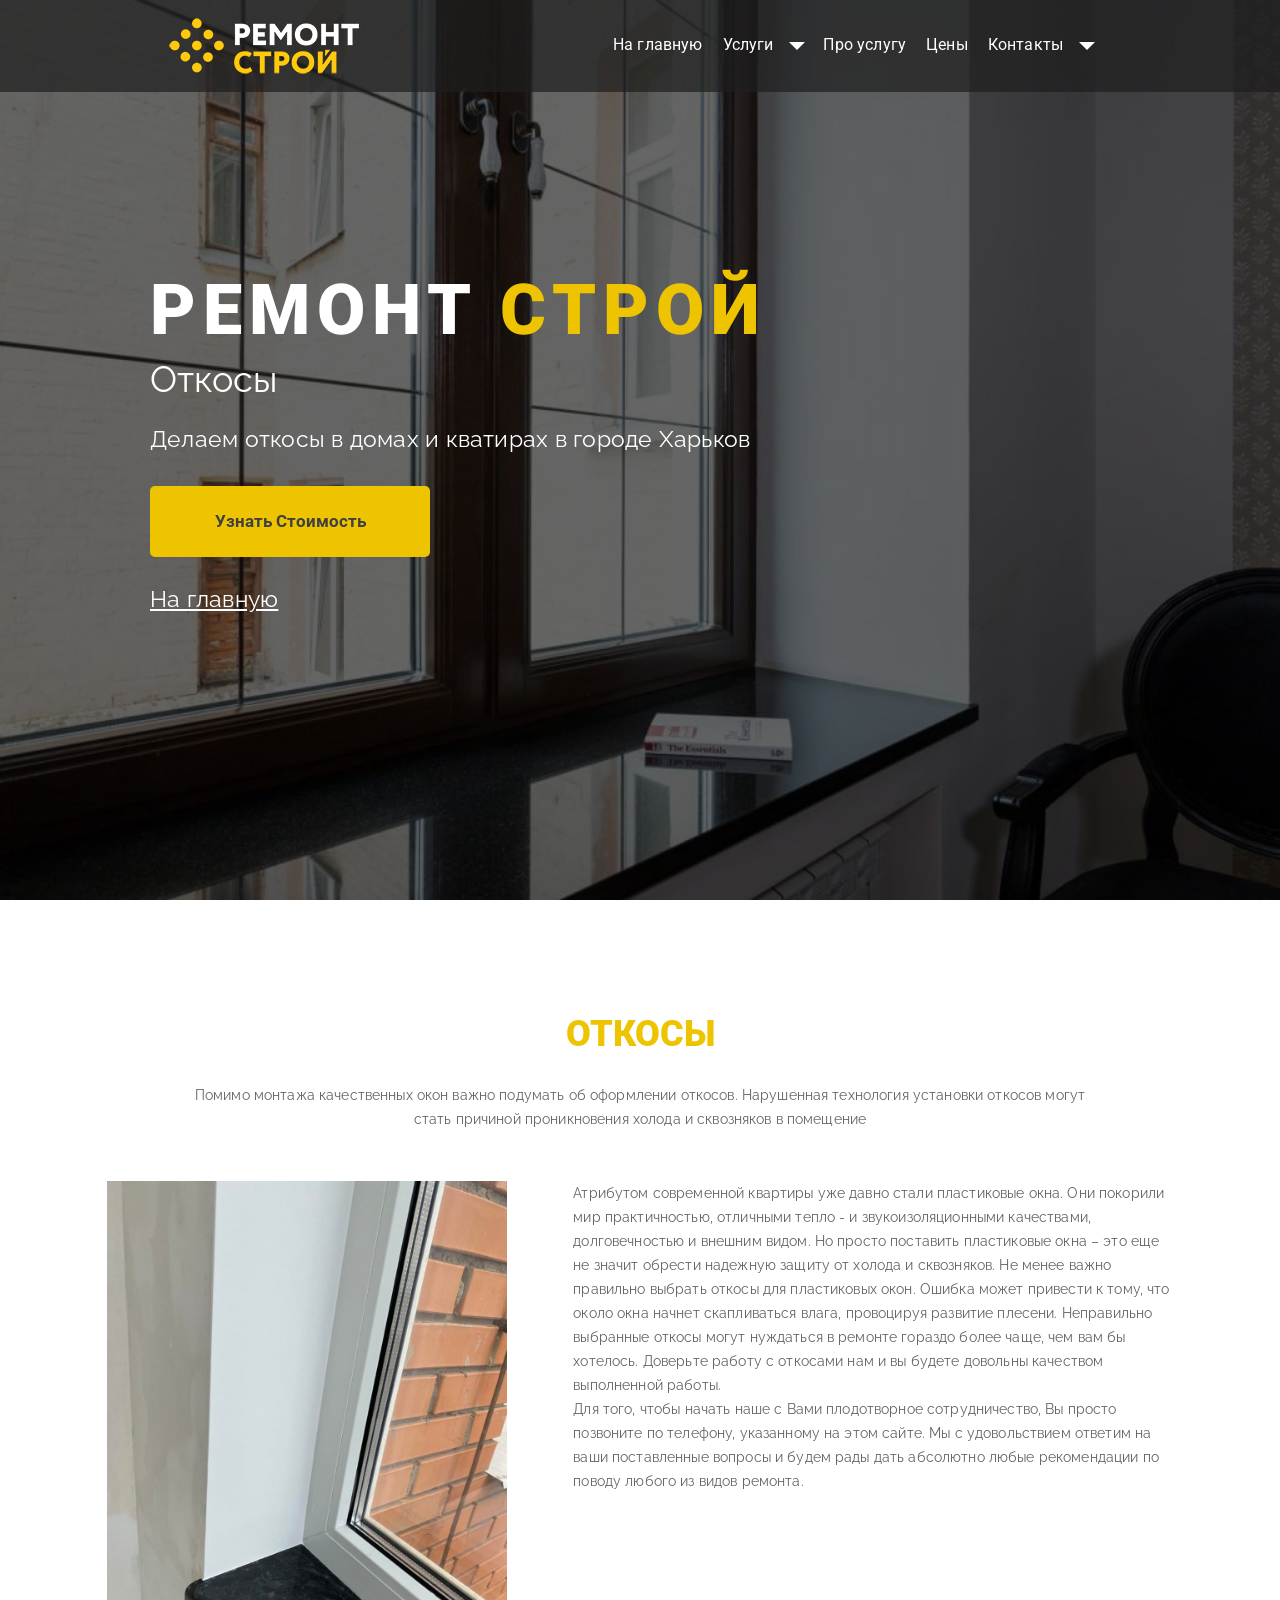
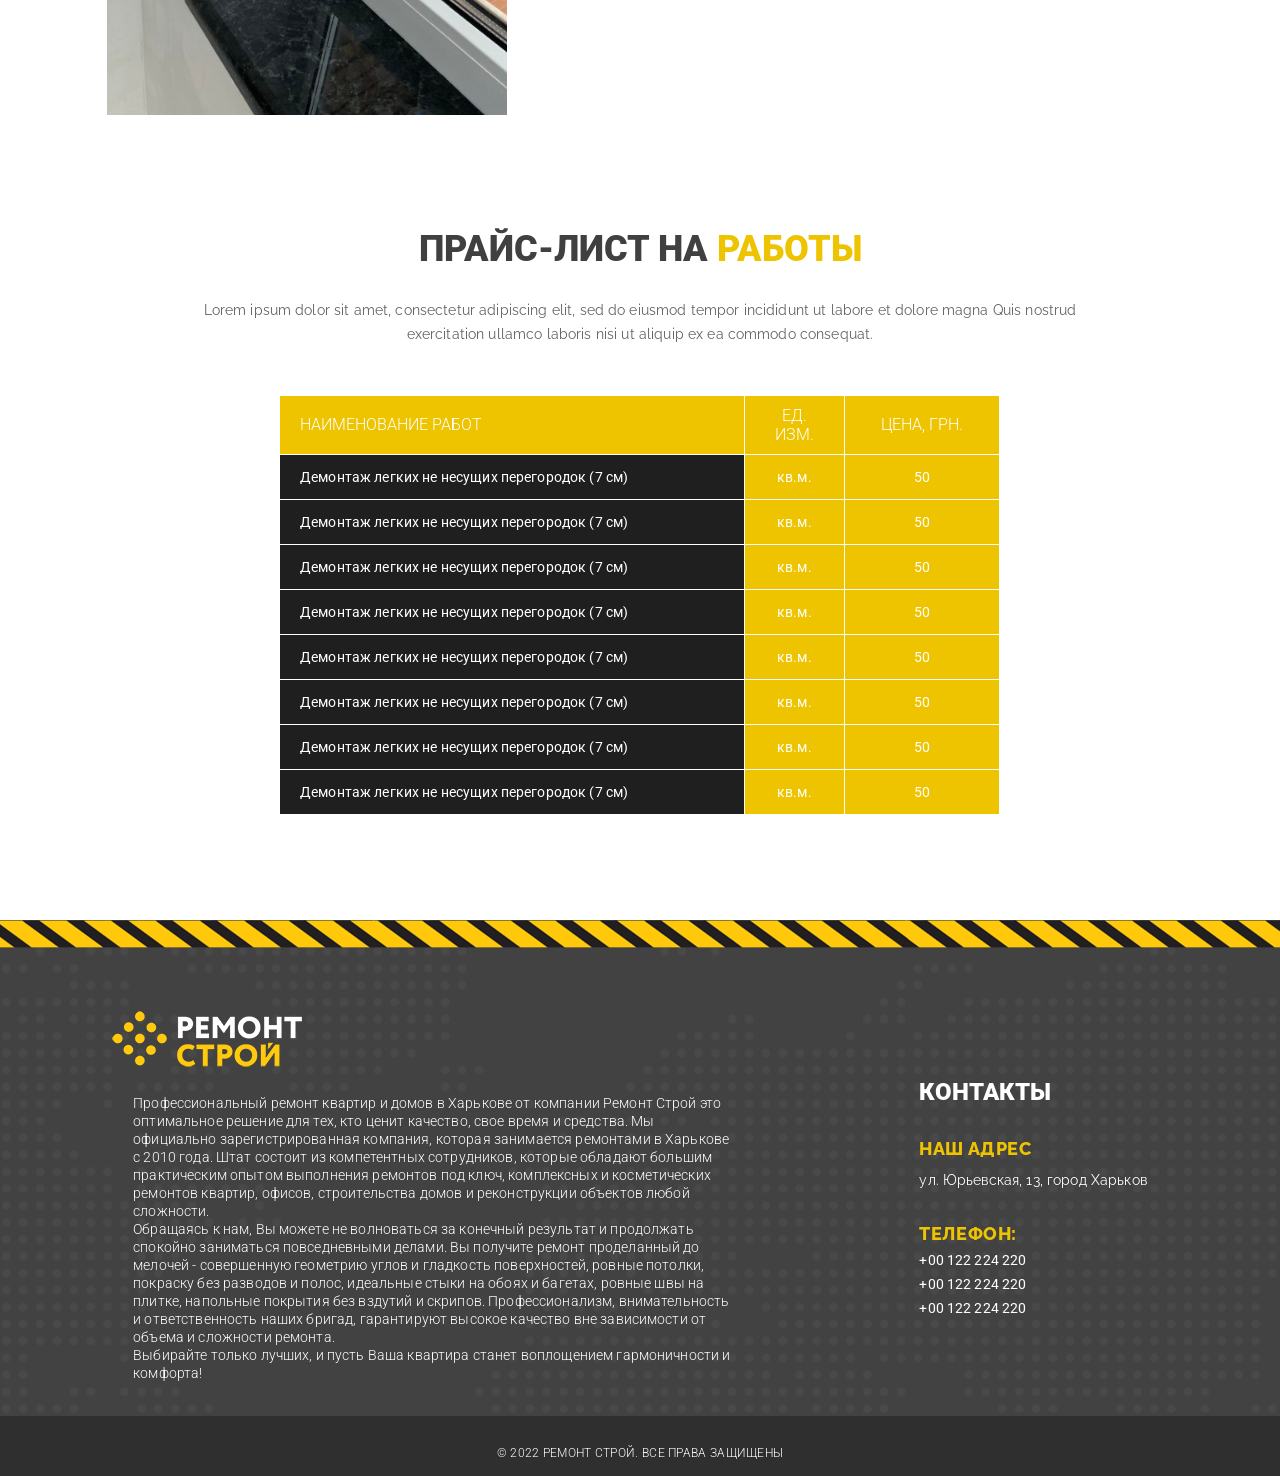
<file: slopes.html>
<!DOCTYPE html><html lang="ru"><head><meta charset="UTF-8"><meta http-equiv="X-UA-Compatible" content="IE=edge"><meta name="viewport" content="width=device-width,initial-scale=1"><link rel="apple-touch-icon" sizes="57x57" href="icons/favicon/apple-icon-57x57.png"><link rel="apple-touch-icon" sizes="60x60" href="icons/favicon/apple-icon-60x60.png"><link rel="apple-touch-icon" sizes="72x72" href="icons/favicon/apple-icon-72x72.png"><link rel="apple-touch-icon" sizes="76x76" href="icons/favicon/apple-icon-76x76.png"><link rel="apple-touch-icon" sizes="114x114" href="icons/favicon/apple-icon-114x114.png"><link rel="apple-touch-icon" sizes="120x120" href="icons/favicon/apple-icon-120x120.png"><link rel="apple-touch-icon" sizes="144x144" href="icons/favicon/apple-icon-144x144.png"><link rel="apple-touch-icon" sizes="152x152" href="icons/favicon/apple-icon-152x152.png"><link rel="apple-touch-icon" sizes="180x180" href="icons/favicon/apple-icon-180x180.png"><link rel="icon" type="image/png" sizes="192x192" href="icons/favicon/android-icon-192x192.png"><link rel="icon" type="image/png" sizes="32x32" href="icons/favicon/favicon-32x32.png"><link rel="icon" type="image/png" sizes="96x96" href="icons/favicon/favicon-96x96.png"><link rel="icon" type="image/png" sizes="16x16" href="icons/favicon/favicon-16x16.png"><link rel="manifest" href="/manifest.json"><meta name="msapplication-TileColor" content="#ffffff"><meta name="msapplication-TileImage" content="/ms-icon-144x144.png"><meta name="theme-color" content="#ffffff"><link rel="stylesheet" href="css/style.min.css"><title>Ремонт Строй - Откосы</title></head><body><header class="header"><div class="header__wrapper"><div class="container"><div class="header__block"><a href="index.html" class="header__logo"><img src="icons/logo/logo.png" alt=""></a><nav class="menu"><ul class="menu__list"><li><a href="index.html" class="menu__link">На главную</a></li><li><span class="menu__link menu__link-parent menu__link_nothover">Услуги</span> <span class="menu__arrow arrow"></span><ul class="menu__sublist"><li><a href="cleanin.html" class="menu__sublink">Клининг</a></li><li><a href="slopes.html" class="menu__sublink">Откосы</a></li><li><a href="window.html" class="menu__sublink">Замена окон</a></li><li><a href="remontfull.html" class="menu__sublink">Ремонт под ключ</a></li><li><a href="remontgov.html" class="menu__sublink">Ремонт гос объектов</a></li><li><a href="remontcometic.html" class="menu__sublink">Косметический ремонт</a></li></ul></li><li><a href="#slopes" class="menu__link">Про услугу</a></li><li><a href="#slopes-prices" class="menu__link">Цены</a></li><li><span class="menu__link menu__link-parent menu__link_nothover">Контакты</span> <span class="menu__arrow arrow arrow-second"></span><ul class="menu__sublist menu__sublist-second"><li><a href="#" class="menu__sublink menu__sublink_nohover">(068)4767814</a></li><li><a href="#" class="menu__sublink menu__sublink_nohover">(068)4767814</a></li><li><a href="#" class="menu__sublink menu__sublink_nohover">(068)4767814</a></li></ul></li></ul></nav></div></div></div><div class="burger"><span class="span_first"></span> <span class="span_second"></span> <span class="span_third"></span></div><div class="overlay"></div></header><section class="promo cleaning-promo slopes-promo"><div class="promo__content"><div class="container"><div class="promo__descr"><h1 class="promo__title">Ремонт <span>Строй</span></h1><p class="promo__subtitle">Откосы</p><p class="promo__about">Делаем откосы в домах и кватирах в городе Харьков</p><a href="#slopes-prices" class="button button__promo">Узнать Стоимость</a> <a href="index.html" class="promo__about cleaning-promo__back">На главную</a></div></div></div></section><section id="slopes" class="cleaning"><div class="container"><h3 class="title about__title"><span>Откосы</span></h3><p class="text about__text">Помимо монтажа качественных окон важно подумать об оформлении откосов. Нарушенная технология установки откосов могут стать причиной проникновения холода и сквозняков в помещение</p><div class="cleaning__wrapper"><div class="cleaning__photo"><img src="img/slopes/slopesabout.jpg" alt=""></div><div class="cleaning__text">Атрибутом современной квартиры уже давно стали пластиковые окна. Они покорили мир практичностью, отличными тепло - и звукоизоляционными качествами, долговечностью и внешним видом. Но просто поставить пластиковые окна – это еще не значит обрести надежную защиту от холода и сквозняков. Не менее важно правильно выбрать откосы для пластиковых окон. Ошибка может привести к тому, что около окна начнет скапливаться влага, провоцируя развитие плесени. Неправильно выбранные откосы могут нуждаться в ремонте гораздо более чаще, чем вам бы хотелось. Доверьте работу с откосами нам и вы будете довольны качеством выполненной работы.<br>Для того, чтобы начать наше с Вами плодотворное сотрудничество, Вы просто позвоните по телефону, указанному на этом сайте. Мы с удовольствием ответим на ваши поставленные вопросы и будем рады дать абсолютно любые рекомендации по поводу любого из видов ремонта.</div></div></div></section><section id="slopes-prices" class="prices cleaning__prices"><div class="container"><h3 class="title">Прайс-Лист на <span>Работы</span></h3><p class="text">Lorem ipsum dolor sit amet, consectetur adipiscing elit, sed do eiusmod tempor incididunt ut labore et dolore magna Quis nostrud exercitation ullamco laboris nisi ut aliquip ex ea commodo consequat.</p><table class="prices__table cleaning__prices-table"><tr><th>Наименование работ</th><th>Ед.<br>Изм.</th><th>Цена, грн.</th></tr><tr><td>Демонтаж легких не несущих перегородок (7 см)</td><td>кв.м.</td><td>50</td></tr><tr><td>Демонтаж легких не несущих перегородок (7 см)</td><td>кв.м.</td><td>50</td></tr><tr><td>Демонтаж легких не несущих перегородок (7 см)</td><td>кв.м.</td><td>50</td></tr><tr><td>Демонтаж легких не несущих перегородок (7 см)</td><td>кв.м.</td><td>50</td></tr><tr><td>Демонтаж легких не несущих перегородок (7 см)</td><td>кв.м.</td><td>50</td></tr><tr><td>Демонтаж легких не несущих перегородок (7 см)</td><td>кв.м.</td><td>50</td></tr><tr><td>Демонтаж легких не несущих перегородок (7 см)</td><td>кв.м.</td><td>50</td></tr><tr><td>Демонтаж легких не несущих перегородок (7 см)</td><td>кв.м.</td><td>50</td></tr></table></div></section><a href="#" class="popup__call"><img src="icons/phonepopup.png" alt=""></a><footer class="footer"><img src="img/divider.png" class="footer__divider-top"><div class="container"><a href="index.html"><img class="footer__logo" src="icons/logo/logo.png" alt=""></a><div class="footer__wrapper"><div class="footer__descr"><div class="footer__logo"></div><div class="footer__text"><p>Профессиональный ремонт квартир и домов в Харькове от компании Ремонт Строй это оптимальное решение для тех, кто ценит качество, свое время и средства. Мы официально зарегистрированная компания, которая занимается ремонтами в Харькове с 2010 года. Штат состоит из компетентных сотрудников, которые обладают большим практическим опытом выполнения ремонтов под ключ, комплексных и косметических ремонтов квартир, офисов, строительства домов и реконструкции объектов любой сложности.</p><p>Обращаясь к нам, Вы можете не волноваться за конечный результат и продолжать спокойно заниматься повседневными делами. Вы получите ремонт проделанный до мелочей - совершенную геометрию углов и гладкость поверхностей, ровные потолки, покраску без разводов и полос, идеальные стыки на обоях и багетах, ровные швы на плитке, напольные покрытия без вздутий и скрипов. Профессионализм, внимательность и ответственность наших бригад, гарантируют высокое качество вне зависимости от объема и сложности ремонта.</p><p>Выбирайте только лучших, и пусть Ваша квартира станет воплощением гармоничности и комфорта!</p></div></div><div class="footer__contact"><div class="footer__contact-title">Контакты</div><div class="footer__contact-item"><div class="footer__contact-address-title">Наш адрес</div><div class="footer__contact-address-text">ул. Юрьевская, 13, город Харьков</div></div><div class="footer__contact-item"><div class="footer__contact-phone-title">Телефон:</div><div class="footer__contact-phone-block"><a href="#">+00 122 224 220</a> <a href="#">+00 122 224 220</a> <a href="#">+00 122 224 220</a></div></div></div></div></div><div class="footer__divider-bottom">© 2022 Ремонт Строй. Все права защищены</div></footer><script src="script.js"></script></body></html>
</file>
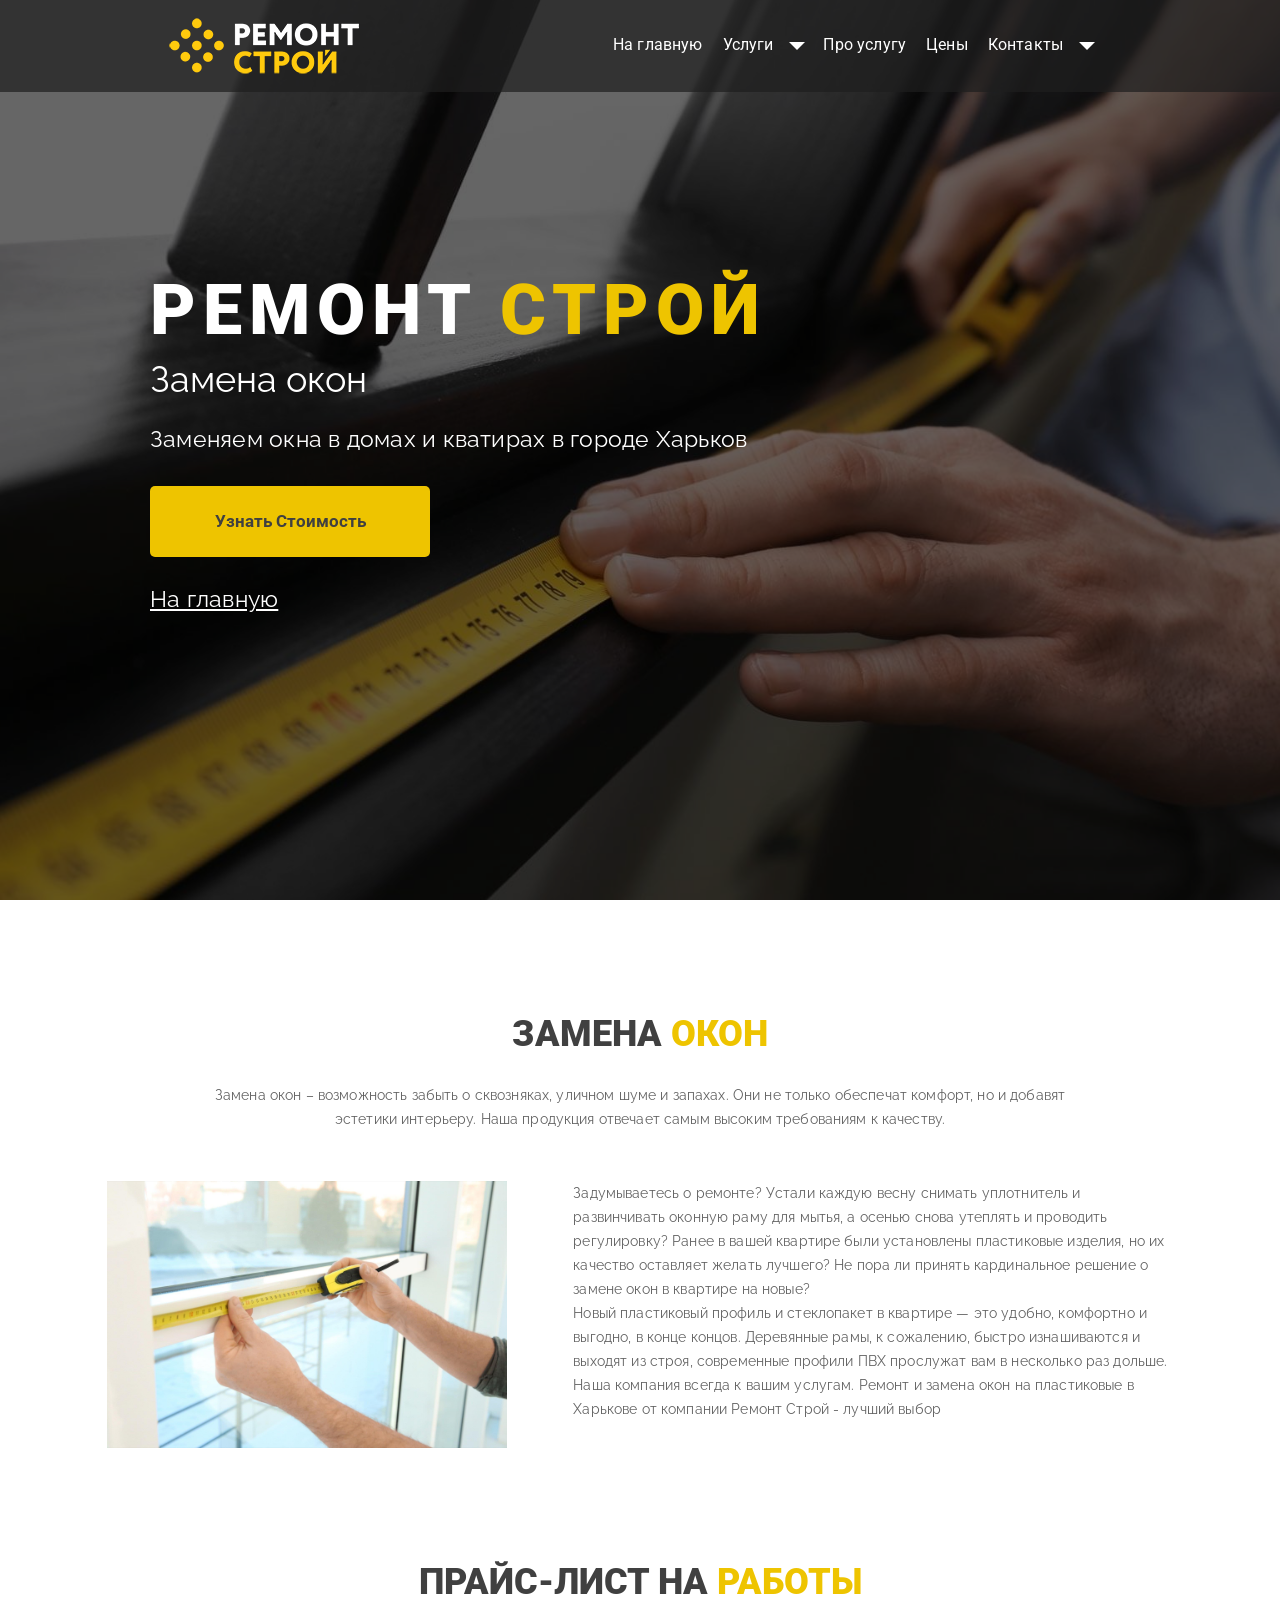
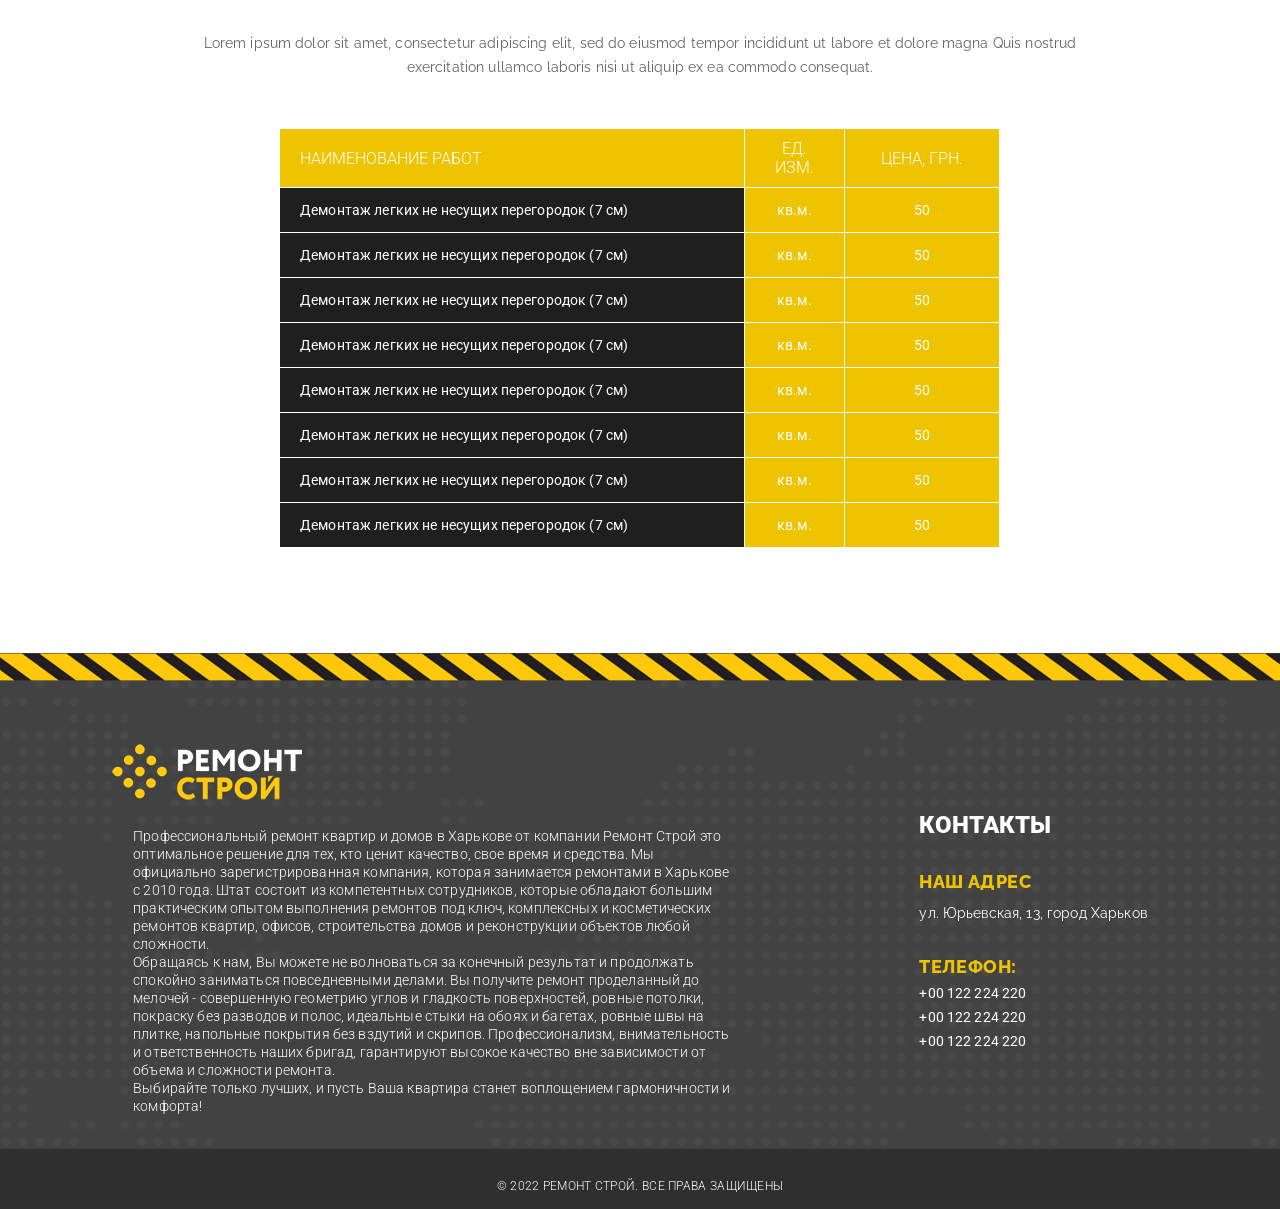
<file: window.html>
<!DOCTYPE html><html lang="ru"><head><meta charset="UTF-8"><meta http-equiv="X-UA-Compatible" content="IE=edge"><meta name="viewport" content="width=device-width,initial-scale=1"><link rel="apple-touch-icon" sizes="57x57" href="icons/favicon/apple-icon-57x57.png"><link rel="apple-touch-icon" sizes="60x60" href="icons/favicon/apple-icon-60x60.png"><link rel="apple-touch-icon" sizes="72x72" href="icons/favicon/apple-icon-72x72.png"><link rel="apple-touch-icon" sizes="76x76" href="icons/favicon/apple-icon-76x76.png"><link rel="apple-touch-icon" sizes="114x114" href="icons/favicon/apple-icon-114x114.png"><link rel="apple-touch-icon" sizes="120x120" href="icons/favicon/apple-icon-120x120.png"><link rel="apple-touch-icon" sizes="144x144" href="icons/favicon/apple-icon-144x144.png"><link rel="apple-touch-icon" sizes="152x152" href="icons/favicon/apple-icon-152x152.png"><link rel="apple-touch-icon" sizes="180x180" href="icons/favicon/apple-icon-180x180.png"><link rel="icon" type="image/png" sizes="192x192" href="icons/favicon/android-icon-192x192.png"><link rel="icon" type="image/png" sizes="32x32" href="icons/favicon/favicon-32x32.png"><link rel="icon" type="image/png" sizes="96x96" href="icons/favicon/favicon-96x96.png"><link rel="icon" type="image/png" sizes="16x16" href="icons/favicon/favicon-16x16.png"><link rel="manifest" href="/manifest.json"><meta name="msapplication-TileColor" content="#ffffff"><meta name="msapplication-TileImage" content="/ms-icon-144x144.png"><meta name="theme-color" content="#ffffff"><link rel="stylesheet" href="css/style.min.css"><title>Ремонт Строй - Замена окон</title></head><body><header class="header"><div class="header__wrapper"><div class="container"><div class="header__block"><a href="index.html" class="header__logo"><img src="icons/logo/logo.png" alt=""></a><nav class="menu"><ul class="menu__list"><li><a href="index.html" class="menu__link">На главную</a></li><li><span class="menu__link menu__link-parent menu__link_nothover">Услуги</span> <span class="menu__arrow arrow"></span><ul class="menu__sublist"><li><a href="cleanin.html" class="menu__sublink">Клининг</a></li><li><a href="slopes.html" class="menu__sublink">Откосы</a></li><li><a href="window.html" class="menu__sublink">Замена окон</a></li><li><a href="remontfull.html" class="menu__sublink">Ремонт под ключ</a></li><li><a href="remontgov.html" class="menu__sublink">Ремонт гос объектов</a></li><li><a href="remontcometic.html" class="menu__sublink">Косметический ремонт</a></li></ul></li><li><a href="#window" class="menu__link">Про услугу</a></li><li><a href="#window-prices" class="menu__link">Цены</a></li><li><span class="menu__link menu__link-parent menu__link_nothover">Контакты</span> <span class="menu__arrow arrow arrow-second"></span><ul class="menu__sublist menu__sublist-second"><li><a href="#" class="menu__sublink menu__sublink_nohover">(068)4767814</a></li><li><a href="#" class="menu__sublink menu__sublink_nohover">(068)4767814</a></li><li><a href="#" class="menu__sublink menu__sublink_nohover">(068)4767814</a></li></ul></li></ul></nav></div></div></div><div class="burger"><span class="span_first"></span> <span class="span_second"></span> <span class="span_third"></span></div><div class="overlay"></div></header><section class="promo cleaning-promo window-promo"><div class="promo__content"><div class="container"><div class="promo__descr"><h1 class="promo__title">Ремонт <span>Строй</span></h1><p class="promo__subtitle">Замена окон</p><p class="promo__about">Заменяем окна в домах и кватирах в городе Харьков</p><a href="#window-prices" class="button button__promo">Узнать Стоимость</a> <a href="index.html" class="promo__about cleaning-promo__back">На главную</a></div></div></div></section><section id="window" class="cleaning"><div class="container"><h3 class="title about__title">Замена <span>Окон</span></h3><p class="text about__text">Замена окон – возможность забыть о сквозняках, уличном шуме и запахах. Они не только обеспечат комфорт, но и добавят эстетики интерьеру. Наша продукция отвечает самым высоким требованиям к качеству.</p><div class="cleaning__wrapper"><div class="cleaning__photo"><img src="img//window/winabout.jpeg" alt=""></div><div class="cleaning__text">Задумываетесь о ремонте? Устали каждую весну снимать уплотнитель и развинчивать оконную раму для мытья, а осенью снова утеплять и проводить регулировку? Ранее в вашей квартире были установлены пластиковые изделия, но их качество оставляет желать лучшего? Не пора ли принять кардинальное решение о замене окон в квартире на новые?<br>Новый пластиковый профиль и стеклопакет в квартире — это удобно, комфортно и выгодно, в конце концов. Деревянные рамы, к сожалению, быстро изнашиваются и выходят из строя, современные профили ПВХ прослужат вам в несколько раз дольше. Наша компания всегда к вашим услугам. Ремонт и замена окон на пластиковые в Харькове от компании Ремонт Строй - лучший выбор</div></div></div></section><section id="window-prices" class="prices cleaning__prices"><div class="container"><h3 class="title">Прайс-Лист на <span>Работы</span></h3><p class="text">Lorem ipsum dolor sit amet, consectetur adipiscing elit, sed do eiusmod tempor incididunt ut labore et dolore magna Quis nostrud exercitation ullamco laboris nisi ut aliquip ex ea commodo consequat.</p><table class="prices__table cleaning__prices-table"><tr><th>Наименование работ</th><th>Ед.<br>Изм.</th><th>Цена, грн.</th></tr><tr><td>Демонтаж легких не несущих перегородок (7 см)</td><td>кв.м.</td><td>50</td></tr><tr><td>Демонтаж легких не несущих перегородок (7 см)</td><td>кв.м.</td><td>50</td></tr><tr><td>Демонтаж легких не несущих перегородок (7 см)</td><td>кв.м.</td><td>50</td></tr><tr><td>Демонтаж легких не несущих перегородок (7 см)</td><td>кв.м.</td><td>50</td></tr><tr><td>Демонтаж легких не несущих перегородок (7 см)</td><td>кв.м.</td><td>50</td></tr><tr><td>Демонтаж легких не несущих перегородок (7 см)</td><td>кв.м.</td><td>50</td></tr><tr><td>Демонтаж легких не несущих перегородок (7 см)</td><td>кв.м.</td><td>50</td></tr><tr><td>Демонтаж легких не несущих перегородок (7 см)</td><td>кв.м.</td><td>50</td></tr></table></div></section><a href="#" class="popup__call"><img src="icons/phonepopup.png" alt=""></a><footer class="footer"><img src="img/divider.png" class="footer__divider-top"><div class="container"><a href="index.html"><img class="footer__logo" src="icons/logo/logo.png" alt=""></a><div class="footer__wrapper"><div class="footer__descr"><div class="footer__logo"></div><div class="footer__text"><p>Профессиональный ремонт квартир и домов в Харькове от компании Ремонт Строй это оптимальное решение для тех, кто ценит качество, свое время и средства. Мы официально зарегистрированная компания, которая занимается ремонтами в Харькове с 2010 года. Штат состоит из компетентных сотрудников, которые обладают большим практическим опытом выполнения ремонтов под ключ, комплексных и косметических ремонтов квартир, офисов, строительства домов и реконструкции объектов любой сложности.</p><p>Обращаясь к нам, Вы можете не волноваться за конечный результат и продолжать спокойно заниматься повседневными делами. Вы получите ремонт проделанный до мелочей - совершенную геометрию углов и гладкость поверхностей, ровные потолки, покраску без разводов и полос, идеальные стыки на обоях и багетах, ровные швы на плитке, напольные покрытия без вздутий и скрипов. Профессионализм, внимательность и ответственность наших бригад, гарантируют высокое качество вне зависимости от объема и сложности ремонта.</p><p>Выбирайте только лучших, и пусть Ваша квартира станет воплощением гармоничности и комфорта!</p></div></div><div class="footer__contact"><div class="footer__contact-title">Контакты</div><div class="footer__contact-item"><div class="footer__contact-address-title">Наш адрес</div><div class="footer__contact-address-text">ул. Юрьевская, 13, город Харьков</div></div><div class="footer__contact-item"><div class="footer__contact-phone-title">Телефон:</div><div class="footer__contact-phone-block"><a href="#">+00 122 224 220</a> <a href="#">+00 122 224 220</a> <a href="#">+00 122 224 220</a></div></div></div></div></div><div class="footer__divider-bottom">© 2022 Ремонт Строй. Все права защищены</div></footer><script src="script.js"></script></body></html>
</file>
<file: css/style.min.css>
/*!
 * Bootstrap Reboot v4.3.1 (https://getbootstrap.com/)
 * Copyright 2011-2019 The Bootstrap Authors
 * Copyright 2011-2019 Twitter, Inc.
 * Licensed under MIT (https://github.com/twbs/bootstrap/blob/master/LICENSE)
 * Forked from Normalize.css, licensed MIT (https://github.com/necolas/normalize.css/blob/master/LICENSE.md)
 */@import url(https://fonts.googleapis.com/css2?family=Raleway&family=Roboto:wght@300;400&display=swap);*,::after,::before{box-sizing:border-box}html{font-family:sans-serif;line-height:1.15;-webkit-text-size-adjust:100%;-webkit-tap-highlight-color:rgba(0,0,0,0)}article,aside,figcaption,figure,footer,header,hgroup,main,nav,section{display:block}body{margin:0;font-family:-apple-system,BlinkMacSystemFont,"Segoe UI",Roboto,"Helvetica Neue",Arial,"Noto Sans",sans-serif,"Apple Color Emoji","Segoe UI Emoji","Segoe UI Symbol","Noto Color Emoji";font-size:1rem;font-weight:400;line-height:1.5;color:#212529;text-align:left;background-color:#fff}[tabindex="-1"]:focus{outline:0!important}hr{box-sizing:content-box;height:0;overflow:visible}h1,h2,h3,h4,h5,h6{margin-top:0;margin-bottom:0}p{margin-top:0;margin-bottom:0}abbr[data-original-title],abbr[title]{text-decoration:underline;-webkit-text-decoration:underline dotted;text-decoration:underline dotted;cursor:help;border-bottom:0;-webkit-text-decoration-skip-ink:none;text-decoration-skip-ink:none}address{margin-bottom:1rem;font-style:normal;line-height:inherit}dl,ol,ul{margin-top:0;margin-bottom:1rem}ol ol,ol ul,ul ol,ul ul{margin-bottom:0}dt{font-weight:700}dd{margin-bottom:.5rem;margin-left:0}blockquote{margin:0 0 1rem}b,strong{font-weight:bolder}small{font-size:80%}sub,sup{position:relative;font-size:75%;line-height:0;vertical-align:baseline}sub{bottom:-.25em}sup{top:-.5em}a{color:#007bff;text-decoration:none;background-color:rgba(0,0,0,0)}a:hover{color:#0056b3;text-decoration:underline}a:not([href]):not([tabindex]){color:inherit;text-decoration:none}a:not([href]):not([tabindex]):focus,a:not([href]):not([tabindex]):hover{color:inherit;text-decoration:none}a:not([href]):not([tabindex]):focus{outline:0}code,kbd,pre,samp{font-family:SFMono-Regular,Menlo,Monaco,Consolas,"Liberation Mono","Courier New",monospace;font-size:1em}pre{margin-top:0;margin-bottom:1rem;overflow:auto}figure{margin:0 0 1rem}img{vertical-align:middle;border-style:none}svg{overflow:hidden;vertical-align:middle}table{border-collapse:collapse}caption{padding-top:.75rem;padding-bottom:.75rem;color:#6c757d;text-align:left;caption-side:bottom}th{text-align:inherit}label{display:inline-block;margin-bottom:.5rem}button{border-radius:0}button:focus{outline:1px dotted;outline:5px auto -webkit-focus-ring-color}button,input,optgroup,select,textarea{margin:0;font-family:inherit;font-size:inherit;line-height:inherit}button,input{overflow:visible}button,select{text-transform:none}select{word-wrap:normal}[type=button],[type=reset],[type=submit],button{-webkit-appearance:button}[type=button]:not(:disabled),[type=reset]:not(:disabled),[type=submit]:not(:disabled),button:not(:disabled){cursor:pointer}[type=button]::-moz-focus-inner,[type=reset]::-moz-focus-inner,[type=submit]::-moz-focus-inner,button::-moz-focus-inner{padding:0;border-style:none}input[type=checkbox],input[type=radio]{box-sizing:border-box;padding:0}input[type=date],input[type=datetime-local],input[type=month],input[type=time]{-webkit-appearance:listbox}textarea{overflow:auto;resize:vertical}fieldset{min-width:0;padding:0;margin:0;border:0}legend{display:block;width:100%;max-width:100%;padding:0;margin-bottom:.5rem;font-size:1.5rem;line-height:inherit;color:inherit;white-space:normal}progress{vertical-align:baseline}[type=number]::-webkit-inner-spin-button,[type=number]::-webkit-outer-spin-button{height:auto}[type=search]{outline-offset:-2px;-webkit-appearance:none}[type=search]::-webkit-search-decoration{-webkit-appearance:none}::-webkit-file-upload-button{font:inherit;-webkit-appearance:button}output{display:inline-block}summary{display:list-item;cursor:pointer}template{display:none}[hidden]{display:none!important}@font-face{font-family:swiper-icons;src:url("data:application/font-woff;charset=utf-8;base64, [base64]//wADZ2x5ZgAAAywAAADMAAAD2MHtryVoZWFkAAABbAAAADAAAAA2E2+eoWhoZWEAAAGcAAAAHwAAACQC9gDzaG10eAAAAigAAAAZAAAArgJkABFsb2NhAAAC0AAAAFoAAABaFQAUGG1heHAAAAG8AAAAHwAAACAAcABAbmFtZQAAA/gAAAE5AAACXvFdBwlwb3N0AAAFNAAAAGIAAACE5s74hXjaY2BkYGAAYpf5Hu/j+W2+MnAzMYDAzaX6QjD6/4//Bxj5GA8AuRwMYGkAPywL13jaY2BkYGA88P8Agx4j+/8fQDYfA1AEBWgDAIB2BOoAeNpjYGRgYNBh4GdgYgABEMnIABJzYNADCQAACWgAsQB42mNgYfzCOIGBlYGB0YcxjYGBwR1Kf2WQZGhhYGBiYGVmgAFGBiQQkOaawtDAoMBQxXjg/wEGPcYDDA4wNUA2CCgwsAAAO4EL6gAAeNpj2M0gyAACqxgGNWBkZ2D4/wMA+xkDdgAAAHjaY2BgYGaAYBkGRgYQiAHyGMF8FgYHIM3DwMHABGQrMOgyWDLEM1T9/w8UBfEMgLzE////P/5//f/V/xv+r4eaAAeMbAxwIUYmIMHEgKYAYjUcsDAwsLKxc3BycfPw8jEQA/[base64]/uznmfPFBNODM2K7MTQ45YEAZqGP81AmGGcF3iPqOop0r1SPTaTbVkfUe4HXj97wYE+yNwWYxwWu4v1ugWHgo3S1XdZEVqWM7ET0cfnLGxWfkgR42o2PvWrDMBSFj/IHLaF0zKjRgdiVMwScNRAoWUoH78Y2icB/yIY09An6AH2Bdu/UB+yxopYshQiEvnvu0dURgDt8QeC8PDw7Fpji3fEA4z/PEJ6YOB5hKh4dj3EvXhxPqH/SKUY3rJ7srZ4FZnh1PMAtPhwP6fl2PMJMPDgeQ4rY8YT6Gzao0eAEA409DuggmTnFnOcSCiEiLMgxCiTI6Cq5DZUd3Qmp10vO0LaLTd2cjN4fOumlc7lUYbSQcZFkutRG7g6JKZKy0RmdLY680CDnEJ+UMkpFFe1RN7nxdVpXrC4aTtnaurOnYercZg2YVmLN/d/gczfEimrE/fs/bOuq29Zmn8tloORaXgZgGa78yO9/cnXm2BpaGvq25Dv9S4E9+5SIc9PqupJKhYFSSl47+Qcr1mYNAAAAeNptw0cKwkAAAMDZJA8Q7OUJvkLsPfZ6zFVERPy8qHh2YER+3i/BP83vIBLLySsoKimrqKqpa2hp6+jq6RsYGhmbmJqZSy0sraxtbO3sHRydnEMU4uR6yx7JJXveP7WrDycAAAAAAAH//wACeNpjYGRgYOABYhkgZgJCZgZNBkYGLQZtIJsFLMYAAAw3ALgAeNolizEKgDAQBCchRbC2sFER0YD6qVQiBCv/H9ezGI6Z5XBAw8CBK/m5iQQVauVbXLnOrMZv2oLdKFa8Pjuru2hJzGabmOSLzNMzvutpB3N42mNgZGBg4GKQYzBhYMxJLMlj4GBgAYow/P/PAJJhLM6sSoWKfWCAAwDAjgbRAAB42mNgYGBkAIIbCZo5IPrmUn0hGA0AO8EFTQAA");font-weight:400;font-style:normal}:root{--swiper-theme-color:#007aff}.swiper{margin-left:auto;margin-right:auto;position:relative;overflow:hidden;list-style:none;padding:0;z-index:1}.swiper-vertical>.swiper-wrapper{flex-direction:column}.swiper-wrapper{position:relative;width:100%;height:100%;z-index:1;display:flex;transition-property:transform;box-sizing:content-box}.swiper-android .swiper-slide,.swiper-wrapper{transform:translate3d(0,0,0)}.swiper-pointer-events{touch-action:pan-y}.swiper-pointer-events.swiper-vertical{touch-action:pan-x}.swiper-slide{flex-shrink:0;width:100%;height:100%;position:relative;transition-property:transform}.swiper-slide-invisible-blank{visibility:hidden}.swiper-autoheight,.swiper-autoheight .swiper-slide{height:auto}.swiper-autoheight .swiper-wrapper{align-items:flex-start;transition-property:transform,height}.swiper-backface-hidden .swiper-slide{transform:translateZ(0);-webkit-backface-visibility:hidden;backface-visibility:hidden}.swiper-3d,.swiper-3d.swiper-css-mode .swiper-wrapper{perspective:1200px}.swiper-3d .swiper-cube-shadow,.swiper-3d .swiper-slide,.swiper-3d .swiper-slide-shadow,.swiper-3d .swiper-slide-shadow-bottom,.swiper-3d .swiper-slide-shadow-left,.swiper-3d .swiper-slide-shadow-right,.swiper-3d .swiper-slide-shadow-top,.swiper-3d .swiper-wrapper{transform-style:preserve-3d}.swiper-3d .swiper-slide-shadow,.swiper-3d .swiper-slide-shadow-bottom,.swiper-3d .swiper-slide-shadow-left,.swiper-3d .swiper-slide-shadow-right,.swiper-3d .swiper-slide-shadow-top{position:absolute;left:0;top:0;width:100%;height:100%;pointer-events:none;z-index:10}.swiper-3d .swiper-slide-shadow{background:rgba(0,0,0,.15)}.swiper-3d .swiper-slide-shadow-left{background-image:linear-gradient(to left,rgba(0,0,0,.5),rgba(0,0,0,0))}.swiper-3d .swiper-slide-shadow-right{background-image:linear-gradient(to right,rgba(0,0,0,.5),rgba(0,0,0,0))}.swiper-3d .swiper-slide-shadow-top{background-image:linear-gradient(to top,rgba(0,0,0,.5),rgba(0,0,0,0))}.swiper-3d .swiper-slide-shadow-bottom{background-image:linear-gradient(to bottom,rgba(0,0,0,.5),rgba(0,0,0,0))}.swiper-css-mode>.swiper-wrapper{overflow:auto;scrollbar-width:none;-ms-overflow-style:none}.swiper-css-mode>.swiper-wrapper::-webkit-scrollbar{display:none}.swiper-css-mode>.swiper-wrapper>.swiper-slide{scroll-snap-align:start start}.swiper-horizontal.swiper-css-mode>.swiper-wrapper{scroll-snap-type:x mandatory}.swiper-vertical.swiper-css-mode>.swiper-wrapper{scroll-snap-type:y mandatory}.swiper-centered>.swiper-wrapper::before{content:"";flex-shrink:0;order:9999}.swiper-centered.swiper-horizontal>.swiper-wrapper>.swiper-slide:first-child{margin-inline-start:var(--swiper-centered-offset-before)}.swiper-centered.swiper-horizontal>.swiper-wrapper::before{height:100%;min-height:1px;width:var(--swiper-centered-offset-after)}.swiper-centered.swiper-vertical>.swiper-wrapper>.swiper-slide:first-child{margin-block-start:var(--swiper-centered-offset-before)}.swiper-centered.swiper-vertical>.swiper-wrapper::before{width:100%;min-width:1px;height:var(--swiper-centered-offset-after)}.swiper-centered>.swiper-wrapper>.swiper-slide{scroll-snap-align:center center}.swiper-virtual .swiper-slide{-webkit-backface-visibility:hidden;transform:translateZ(0)}.swiper-virtual.swiper-css-mode .swiper-wrapper::after{content:"";position:absolute;left:0;top:0;pointer-events:none}.swiper-virtual.swiper-css-mode.swiper-horizontal .swiper-wrapper::after{height:1px;width:var(--swiper-virtual-size)}.swiper-virtual.swiper-css-mode.swiper-vertical .swiper-wrapper::after{width:1px;height:var(--swiper-virtual-size)}:root{--swiper-navigation-size:44px}.swiper-button-next,.swiper-button-prev{position:absolute;top:50%;width:calc(var(--swiper-navigation-size)/44*27);height:var(--swiper-navigation-size);margin-top:calc(0px - var(--swiper-navigation-size)/ 2);z-index:10;cursor:pointer;display:flex;align-items:center;justify-content:center;color:var(--swiper-navigation-color,var(--swiper-theme-color))}.swiper-button-next.swiper-button-disabled,.swiper-button-prev.swiper-button-disabled{opacity:.35;cursor:auto;pointer-events:none}.swiper-button-next:after,.swiper-button-prev:after{font-family:swiper-icons;font-size:var(--swiper-navigation-size);text-transform:none!important;letter-spacing:0;text-transform:none;font-variant:initial;line-height:1}.swiper-button-prev,.swiper-rtl .swiper-button-next{left:10px;right:auto}.swiper-button-prev:after,.swiper-rtl .swiper-button-next:after{content:"prev"}.swiper-button-next,.swiper-rtl .swiper-button-prev{right:10px;left:auto}.swiper-button-next:after,.swiper-rtl .swiper-button-prev:after{content:"next"}.swiper-button-lock{display:none}.swiper-pagination{position:absolute;text-align:center;transition:.3s opacity;transform:translate3d(0,0,0);z-index:10}.swiper-pagination.swiper-pagination-hidden{opacity:0}.swiper-horizontal>.swiper-pagination-bullets,.swiper-pagination-bullets.swiper-pagination-horizontal,.swiper-pagination-custom,.swiper-pagination-fraction{bottom:10px;left:0;width:100%}.swiper-pagination-bullets-dynamic{overflow:hidden;font-size:0}.swiper-pagination-bullets-dynamic .swiper-pagination-bullet{transform:scale(.33);position:relative}.swiper-pagination-bullets-dynamic .swiper-pagination-bullet-active{transform:scale(1)}.swiper-pagination-bullets-dynamic .swiper-pagination-bullet-active-main{transform:scale(1)}.swiper-pagination-bullets-dynamic .swiper-pagination-bullet-active-prev{transform:scale(.66)}.swiper-pagination-bullets-dynamic .swiper-pagination-bullet-active-prev-prev{transform:scale(.33)}.swiper-pagination-bullets-dynamic .swiper-pagination-bullet-active-next{transform:scale(.66)}.swiper-pagination-bullets-dynamic .swiper-pagination-bullet-active-next-next{transform:scale(.33)}.swiper-pagination-bullet{width:var(--swiper-pagination-bullet-width,var(--swiper-pagination-bullet-size,8px));height:var(--swiper-pagination-bullet-height,var(--swiper-pagination-bullet-size,8px));display:inline-block;border-radius:50%;background:var(--swiper-pagination-bullet-inactive-color,#000);opacity:var(--swiper-pagination-bullet-inactive-opacity,.2)}button.swiper-pagination-bullet{border:none;margin:0;padding:0;box-shadow:none;-webkit-appearance:none;appearance:none}.swiper-pagination-clickable .swiper-pagination-bullet{cursor:pointer}.swiper-pagination-bullet:only-child{display:none!important}.swiper-pagination-bullet-active{opacity:var(--swiper-pagination-bullet-opacity,1);background:var(--swiper-pagination-color,var(--swiper-theme-color))}.swiper-pagination-vertical.swiper-pagination-bullets,.swiper-vertical>.swiper-pagination-bullets{right:10px;top:50%;transform:translate3d(0,-50%,0)}.swiper-pagination-vertical.swiper-pagination-bullets .swiper-pagination-bullet,.swiper-vertical>.swiper-pagination-bullets .swiper-pagination-bullet{margin:var(--swiper-pagination-bullet-vertical-gap,6px) 0;display:block}.swiper-pagination-vertical.swiper-pagination-bullets.swiper-pagination-bullets-dynamic,.swiper-vertical>.swiper-pagination-bullets.swiper-pagination-bullets-dynamic{top:50%;transform:translateY(-50%);width:8px}.swiper-pagination-vertical.swiper-pagination-bullets.swiper-pagination-bullets-dynamic .swiper-pagination-bullet,.swiper-vertical>.swiper-pagination-bullets.swiper-pagination-bullets-dynamic .swiper-pagination-bullet{display:inline-block;transition:.2s transform,.2s top}.swiper-horizontal>.swiper-pagination-bullets .swiper-pagination-bullet,.swiper-pagination-horizontal.swiper-pagination-bullets .swiper-pagination-bullet{margin:0 var(--swiper-pagination-bullet-horizontal-gap,4px)}.swiper-horizontal>.swiper-pagination-bullets.swiper-pagination-bullets-dynamic,.swiper-pagination-horizontal.swiper-pagination-bullets.swiper-pagination-bullets-dynamic{left:50%;transform:translateX(-50%);white-space:nowrap}.swiper-horizontal>.swiper-pagination-bullets.swiper-pagination-bullets-dynamic .swiper-pagination-bullet,.swiper-pagination-horizontal.swiper-pagination-bullets.swiper-pagination-bullets-dynamic .swiper-pagination-bullet{transition:.2s transform,.2s left}.swiper-horizontal.swiper-rtl>.swiper-pagination-bullets-dynamic .swiper-pagination-bullet{transition:.2s transform,.2s right}.swiper-pagination-progressbar{background:rgba(0,0,0,.25);position:absolute}.swiper-pagination-progressbar .swiper-pagination-progressbar-fill{background:var(--swiper-pagination-color,var(--swiper-theme-color));position:absolute;left:0;top:0;width:100%;height:100%;transform:scale(0);transform-origin:left top}.swiper-rtl .swiper-pagination-progressbar .swiper-pagination-progressbar-fill{transform-origin:right top}.swiper-horizontal>.swiper-pagination-progressbar,.swiper-pagination-progressbar.swiper-pagination-horizontal,.swiper-pagination-progressbar.swiper-pagination-vertical.swiper-pagination-progressbar-opposite,.swiper-vertical>.swiper-pagination-progressbar.swiper-pagination-progressbar-opposite{width:100%;height:4px;left:0;top:0}.swiper-horizontal>.swiper-pagination-progressbar.swiper-pagination-progressbar-opposite,.swiper-pagination-progressbar.swiper-pagination-horizontal.swiper-pagination-progressbar-opposite,.swiper-pagination-progressbar.swiper-pagination-vertical,.swiper-vertical>.swiper-pagination-progressbar{width:4px;height:100%;left:0;top:0}.swiper-pagination-lock{display:none}.swiper-scrollbar{border-radius:10px;position:relative;-ms-touch-action:none;background:rgba(0,0,0,.1)}.swiper-horizontal>.swiper-scrollbar{position:absolute;left:1%;bottom:3px;z-index:50;height:5px;width:98%}.swiper-vertical>.swiper-scrollbar{position:absolute;right:3px;top:1%;z-index:50;width:5px;height:98%}.swiper-scrollbar-drag{height:100%;width:100%;position:relative;background:rgba(0,0,0,.5);border-radius:10px;left:0;top:0}.swiper-scrollbar-cursor-drag{cursor:move}.swiper-scrollbar-lock{display:none}.swiper-zoom-container{width:100%;height:100%;display:flex;justify-content:center;align-items:center;text-align:center}.swiper-zoom-container>canvas,.swiper-zoom-container>img,.swiper-zoom-container>svg{max-width:100%;max-height:100%;-o-object-fit:contain;object-fit:contain}.swiper-slide-zoomed{cursor:move}.swiper-lazy-preloader{width:42px;height:42px;position:absolute;left:50%;top:50%;margin-left:-21px;margin-top:-21px;z-index:10;transform-origin:50%;box-sizing:border-box;border:4px solid var(--swiper-preloader-color,var(--swiper-theme-color));border-radius:50%;border-top-color:rgba(0,0,0,0)}.swiper-watch-progress .swiper-slide-visible .swiper-lazy-preloader,.swiper:not(.swiper-watch-progress) .swiper-lazy-preloader{animation:swiper-preloader-spin 1s infinite linear}.swiper-lazy-preloader-white{--swiper-preloader-color:#fff}.swiper-lazy-preloader-black{--swiper-preloader-color:#000}@keyframes swiper-preloader-spin{0%{transform:rotate(0)}100%{transform:rotate(360deg)}}.swiper .swiper-notification{position:absolute;left:0;top:0;pointer-events:none;opacity:0;z-index:-1000}.swiper-free-mode>.swiper-wrapper{transition-timing-function:ease-out;margin:0 auto}.swiper-grid>.swiper-wrapper{flex-wrap:wrap}.swiper-grid-column>.swiper-wrapper{flex-wrap:wrap;flex-direction:column}.swiper-fade.swiper-free-mode .swiper-slide{transition-timing-function:ease-out}.swiper-fade .swiper-slide{pointer-events:none;transition-property:opacity}.swiper-fade .swiper-slide .swiper-slide{pointer-events:none}.swiper-fade .swiper-slide-active,.swiper-fade .swiper-slide-active .swiper-slide-active{pointer-events:auto}.swiper-cube{overflow:visible}.swiper-cube .swiper-slide{pointer-events:none;-webkit-backface-visibility:hidden;backface-visibility:hidden;z-index:1;visibility:hidden;transform-origin:0 0;width:100%;height:100%}.swiper-cube .swiper-slide .swiper-slide{pointer-events:none}.swiper-cube.swiper-rtl .swiper-slide{transform-origin:100% 0}.swiper-cube .swiper-slide-active,.swiper-cube .swiper-slide-active .swiper-slide-active{pointer-events:auto}.swiper-cube .swiper-slide-active,.swiper-cube .swiper-slide-next,.swiper-cube .swiper-slide-next+.swiper-slide,.swiper-cube .swiper-slide-prev{pointer-events:auto;visibility:visible}.swiper-cube .swiper-slide-shadow-bottom,.swiper-cube .swiper-slide-shadow-left,.swiper-cube .swiper-slide-shadow-right,.swiper-cube .swiper-slide-shadow-top{z-index:0;-webkit-backface-visibility:hidden;backface-visibility:hidden}.swiper-cube .swiper-cube-shadow{position:absolute;left:0;bottom:0;width:100%;height:100%;opacity:.6;z-index:0}.swiper-cube .swiper-cube-shadow:before{content:"";background:#000;position:absolute;left:0;top:0;bottom:0;right:0;filter:blur(50px)}.swiper-flip{overflow:visible}.swiper-flip .swiper-slide{pointer-events:none;-webkit-backface-visibility:hidden;backface-visibility:hidden;z-index:1}.swiper-flip .swiper-slide .swiper-slide{pointer-events:none}.swiper-flip .swiper-slide-active,.swiper-flip .swiper-slide-active .swiper-slide-active{pointer-events:auto}.swiper-flip .swiper-slide-shadow-bottom,.swiper-flip .swiper-slide-shadow-left,.swiper-flip .swiper-slide-shadow-right,.swiper-flip .swiper-slide-shadow-top{z-index:0;-webkit-backface-visibility:hidden;backface-visibility:hidden}.swiper-creative .swiper-slide{-webkit-backface-visibility:hidden;backface-visibility:hidden;overflow:hidden;transition-property:transform,opacity,height}.swiper-cards{overflow:visible}.swiper-cards .swiper-slide{transform-origin:center bottom;-webkit-backface-visibility:hidden;backface-visibility:hidden;overflow:hidden}@keyframes fadeIn{from{opacity:0}to{opacity:1}}@keyframes fadeInUp{from{opacity:0;transform:translate3d(0,100%,0)}to{opacity:1;transform:translate3d(0,0,0)}}@keyframes fadeInLeft{from{opacity:0;transform:translate3d(-100%,0,0)}to{opacity:1;transform:translate3d(0,0,0)}}@keyframes fadeInRight{from{opacity:0;transform:translate3d(100%,0,0)}to{opacity:1;transform:translate3d(0,0,0)}}.popup__call{z-index:20;position:fixed;display:none;align-items:center;justify-content:center;bottom:30px;right:20px;width:50px;height:50px;background-color:#1f1f1f;border-radius:50%}.popup__call img{width:50%;height:50%;-o-object-fit:cover;object-fit:cover}.button{position:relative;min-width:280px;background-color:#eec400;border-radius:5px;border:none;font-size:17px;line-height:17px;text-align:center;font-weight:700;color:#404040;padding:27px 0;transition:.3s color}.button:hover{color:#fff;box-shadow:0 0 10px #eec400}.button__promo{margin-top:35px}.button__promo:hover{text-decoration:none}.button__contacts-submit{margin-top:30px;min-width:230px;min-height:63px;background-color:#eec400;border-radius:5px}.button__callback-form{padding:0;min-width:175px;min-height:50px;font-size:14px;line-height:1.2;font-weight:700;text-transform:uppercase;color:#404040}.button__callback-form:hover{box-shadow:none}.header{position:relative}.header__wrapper{position:fixed;z-index:50;min-height:73px;background-color:rgba(31,31,31,.7);width:100%;top:0}.header__block{padding:17px 0 14px 0;display:flex;align-items:center;justify-content:space-around}.header__logo{max-width:220px}.header__logo img{-o-object-fit:cover;object-fit:cover;width:100%;height:100%}.menu span{cursor:pointer}.menu a{text-decoration:none}.menu li{position:relative;list-style-type:none}.menu__list{padding-top:10px;display:flex}.menu__list>li{padding:0 20px 0 0}.menu__link{font-size:16px;line-height:1.2;font-weight:400;color:#fff;letter-spacing:.01em;transition:.3s all}.menu__link:hover{color:#eec400}.menu__link-parent{margin:0 30px 0 0}.menu__link_nothover:hover{color:#fff!important}.menu__sublist{opacity:0;visibility:hidden;position:absolute;width:250px;top:20px;padding:20px 0 0 0;transition:.3s all;left:0}.menu__sublist>li{background-color:#1f1f1f}.menu__sublist-second{display:none;opacity:1;visibility:visible;width:140px;transition:.3s all}.menu__sublink{display:inline-block;padding:5px 15px;font-size:16px;line-height:50px;font-weight:400;color:#fff;letter-spacing:.01em;transition:.3s all}.menu__sublink:hover{color:#eec400;padding-left:25px;border-left:2px solid #eec400}.menu__sublink_nohover:hover{color:#fff;padding-left:15px;border-left:none}.menu .arrow{display:block;position:absolute;right:18px;top:9px;width:0;height:0;border-top:8px solid #fff;border-right:8px solid rgba(0,0,0,0);border-left:8px solid rgba(0,0,0,0);transition:.3s all}.menu.visible{right:0}.menu__list>li:hover .menu__sublist{opacity:1;visibility:visible}.menu__sublist.open{display:block}.arrow{display:block}.promo{position:relative;height:100vh;overflow:hidden}.promo::after{content:"";position:absolute;top:0;left:0;z-index:2;background-color:rgba(0,0,0,.7);width:100%;height:100%}.promo__video{z-index:1;position:relative;height:100vh}.promo__video-media{position:absolute;top:0;left:0;width:100%;height:100%;-o-object-fit:cover;object-fit:cover}.promo__content{animation:fadeInLeft;animation-duration:1s;width:100%;height:100%;position:absolute;top:0;left:0;text-align:center;z-index:5}.promo__content h2{font-size:45px;color:#fff;text-align:center}.promo__descr{position:absolute;top:30%;left:150px;text-align:left}.promo__title{font-size:70px;line-height:81px;font-weight:900;letter-spacing:.1em;text-transform:uppercase;color:#fff}.promo__title span{color:#eec400}.promo__subtitle{font-family:Raleway;margin-top:25px;font-size:36px;margin-top:10px;line-height:36px;font-weight:400;color:#fff}.promo__about{font-family:Raleway;font-size:23px;margin-top:30px;line-height:24px;font-weight:400;letter-spacing:.01em;color:#fff}.arrow-down{display:block;margin:30px 0}.arrow-down span{display:block;width:20px;height:20px;border-bottom:5px solid #eec400;border-right:5px solid #eec400;transform:rotate(45deg);margin:-16px;animation:arrow-down 2s infinite}.arrow-down span:nth-child(2){animation-delay:-.2s}.arrow-down span:nth-child(3){animation-delay:-.4s}@keyframes arrow-down{0%{opacity:0;transform:rotate(45deg) translate(-20px,-20px)}50%{opacity:1}100%{opacity:0;transform:rotate(45deg) translate(20px,20px)}}.arrow-down{position:absolute;bottom:50px;left:51%;z-index:20;transform:translateX(-51%)}.about{padding-top:100px;padding-bottom:100px}.about__wrapper{margin-top:80px;display:flex;flex-wrap:wrap;justify-content:space-between}.about__card{display:flex;flex-direction:column;align-items:center;padding:71px 21px;max-width:370px;min-height:370px;border:3px solid #eec400}.about__card-img{display:flex;align-items:flex-start;width:60px;height:60px}.about__card-img img{width:100%;height:100%;-o-object-fit:cover;object-fit:cover}.about__card-title{margin-top:36px;font-family:Roboto;font-size:24px;line-height:1.2;font-weight:400;text-transform:uppercase;color:#404040}.about__card-text{margin-top:28px;text-align:center;font-family:Raleway;font-size:14px;line-height:24px;font-weight:400;letter-spacing:.01em;color:#626262}.about__card-btn{margin-top:16px;font-family:Roboto;font-size:18px;line-height:1.2;font-weight:900;text-transform:uppercase;color:#404040;background:rgba(0,0,0,0);border:none}.title{margin-top:13px;text-align:center;font-family:Roboto;font-size:36px;line-height:1.2;font-weight:900;text-transform:uppercase;color:#404040}.title span{color:#eec400}.subtitle{position:relative;text-align:center;font-family:Roboto;font-size:18px;line-height:1.2;font-weight:400;text-transform:uppercase;letter-spacing:.2em;color:#404040}.subtitle::before{content:"";display:none;position:absolute;left:300px;top:50%;transform:translateY(-50%);width:155px;height:5px;border-bottom:dashed #404040}.subtitle::after{content:"";display:none;position:absolute;right:300px;top:50%;transform:translateY(-50%);width:155px;height:5px;border-bottom:dashed #404040}.text{margin:0 auto;margin-top:27px;text-align:center;max-width:900px;font-family:Raleway;font-size:14px;line-height:24px;font-weight:400;letter-spacing:.01em;color:#626262}.skills{background-color:#f8f8f8;padding-top:100px;animation:fadeInUp;animation-duration:1.5s}.skills__wrapper{margin-top:100px;display:flex;justify-content:space-between;flex-wrap:wrap;align-items:center}.skills__block{display:flex;align-items:flex-start;margin-bottom:105px}.skills__block-img{margin-right:35px;max-width:50px;max-height:50px}.skills__block-img img{width:100%;height:100%;-o-object-fit:cover;object-fit:cover}.skills__block-descr{padding-top:10px;width:265px;min-height:110px}.skills__block-title{max-width:230px;font-size:16px;line-height:1.2;font-weight:300;text-transform:uppercase;color:#404040}.skills__block-title span{font-weight:900}.skills__block-text{margin-top:19px;font-family:Raleway;font-size:14px;line-height:24px;font-weight:400;letter-spacing:.01em;color:#626262}.portfolio{padding-top:100px}.portfolio__tabs{margin-top:56px;display:flex;justify-content:center}.portfolio__tab{cursor:pointer;font-family:Roboto;font-size:16px;line-height:1.2;font-weight:300;color:#404040;transition:.3s all}.portfolio__tab_active{color:#eec400}.portfolio__tab+.portfolio__tab{margin-left:30px}.portfolio__content{max-width:900px;margin:0 auto}.portfolio__content-key{display:none;justify-content:space-between;align-items:center;flex-wrap:wrap}.portfolio__content-key_active{display:flex;animation:fadeIn;animation-duration:1s}.portfolio__block{display:block;position:relative;margin-top:50px;width:250px;height:250px;cursor:pointer}.portfolio__block img{-o-object-fit:contain;object-fit:contain;width:100%;height:100%}.portfolio__block::after{content:"";opacity:0;position:absolute;top:0;left:0;z-index:2;background-color:rgba(238,196,0,.8);width:100%;height:100%;transition:.2s all}.portfolio__block::before{z-index:8;content:"";opacity:0;position:absolute;display:block;width:60px;left:50%;top:50%;transform:translate(-50%,-50%);height:60px;background:url(../icons/search.svg) center center/cover no-repeat;transition:.5s all}.portfolio__block:hover{transform:scale(1.2)}.portfolio__block:hover::after{opacity:1}.portfolio__block:hover::before{opacity:1}.achievement{padding:100px 0;background:url(../img/achievment/count.png) center center/cover no-repeat;background-attachment:fixed;min-height:240px}.achievement__wrapper{display:flex;justify-content:space-around;align-items:center}.achievement__count{opacity:0;display:inline-block;font-size:48px;line-height:48px;font-weight:300;text-transform:uppercase;color:#404040;margin-right:20px}.achievement__block{display:flex;align-items:center}.achievement__text{font-size:18px;line-height:18px;font-weight:900;text-transform:uppercase;text-shadow:2px 2px 0 rgba(0,0,0,.05);color:#fff}.callback{padding-top:110px;min-height:380px;position:relative;animation:fadeInLeft;animation-duration:1.5s}.callback__divider{width:100%;height:28px;-o-object-fit:cover;object-fit:cover;position:absolute;bottom:0}.callback__title{position:relative;text-transform:uppercase;font-size:18px;line-height:1.2;font-weight:400;text-transform:uppercase;letter-spacing:.2em;color:#404040}.callback__title span{font-size:36px;line-height:1.2;font-weight:900;text-transform:uppercase;color:#404040}.callback__title::after{content:"";position:absolute;display:none;width:194px;height:1px;top:6px;right:8px;border-bottom:2px dashed #404040}.callback__wrapper{display:flex;align-items:center;justify-content:space-around}.callback__form{width:570px;height:56px;border:1px solid #404040;border-radius:3px;display:flex}.callback__form input{padding-left:15px;padding-right:15px;width:70%;height:100%;border:none;outline:0}.prices{padding-top:100px;padding-bottom:80px;animation:fadeInUp;animation-duration:1.5s}.prices__wrapper{margin-top:50px}.prices__accordion{cursor:pointer;position:relative;width:60%;margin:0 auto;margin-bottom:25px;padding:20px;font-size:16px;line-height:18px;font-weight:400;text-transform:uppercase;color:#fff;background-color:#1f1f1f}.prices__accordion::before{content:"";display:block;right:15px;top:50%;transform:translateY(-50%);position:absolute;width:20px;height:2px;background-color:#fff}.prices__accordion::after{content:"";display:block;height:20px;width:2px;right:24px;top:50%;transform:translateY(-50%);position:absolute;background-color:#fff}.prices__accordion-content{display:block;max-height:0;overflow:hidden;transition:.5s all}.prices__table{width:60%;margin:0 auto;font-size:14px;font-weight:300;border-collapse:collapse;text-align:center;color:#fff;margin-bottom:25px}.prices__table th{font-size:16px;line-height:1.2;font-weight:300;text-transform:uppercase;padding:10px;background:#eec400;padding:10px 20px}.prices__table th:first-child{text-align:left}.prices__table td{background:#eec400;padding:10px;font-size:14px;line-height:24px;font-weight:400;letter-spacing:.01em}.prices__table td:first-child{background:#1f1f1f;padding:10px 20px;text-align:left}.prices__table td,.prices__table th{border-style:solid;border-width:0 1px 1px 0;border-color:#fff}.reviews{padding-top:100px;padding-bottom:100px;background-color:#f8f8f8}.reviews__slider-video{width:600px;height:300px;margin:0 auto}.reviews__slider-video video{-o-object-fit:cover;object-fit:cover;width:100%;height:100%;border-radius:36px;box-shadow:0 1px 1px 0 rgba(0,0,0,.1)}.swiper{width:900px;height:350px;max-width:670px;max-height:400px;margin:0 auto;margin-top:80px}.swiper-button-next{right:-6px;left:auto;color:#404040}.swiper-button-prev{left:-10px;right:auto;color:#404040}.contacts{position:relative;min-height:1200px}.contacts iframe{position:absolute;width:100%;height:40%;top:0;z-index:1}.contacts__block{padding:80px 93px;top:270px;position:absolute;z-index:2;left:50%;transform:translateX(-50%);max-width:1170px;min-height:640px;background-color:#fff;box-shadow:0 30px 60px 0 rgba(0,0,0,.5)}.contacts__block-title{font-size:36px;line-height:1.2;font-weight:900;text-transform:uppercase;color:#404040}.contacts__block-inputs{margin-top:30px;display:flex}.contacts__block-name{margin-right:30px}.contacts__block-name,.contacts__block-text{padding:30px;background-color:#f8f8f8;width:470px;border:1px solid #c6c6c6;border-radius:5px}.contacts__block-textarea{padding:30px;margin-top:30px;width:100%;min-height:227px;border:1px solid #c6c6c6;border-radius:5px;resize:none;background-color:#f8f8f8}.contacts__inner{position:absolute;bottom:100px;display:flex;left:0;right:0;justify-content:center;align-items:center}.contacts__item{display:flex;align-items:flex-start;max-width:360px}.contacts__item a:hover{text-decoration:none;color:#eec400}.contacts__item-img{margin-right:20px;padding:20px 17px;width:70px;height:70px;border:1px dashed #eec400}.contacts__item-img img{-o-object-fit:cover;object-fit:cover}.contacts__item-title{font-size:20px;line-height:25px;font-weight:900;text-transform:uppercase;color:#424242}.contacts__item-text{font-size:17px;line-height:24px;font-weight:400;color:#404040}.contacts__item-num{display:inline-block}.contacts__item-num:nth-child(4){margin-left:10px}.contacts__item+.contacts__item{margin-left:40px}.footer{position:relative;padding-top:90px;padding-bottom:80px;min-height:556px;background:url(../img/footer.png) center center/cover no-repeat}.footer__divider-top{position:absolute;top:0;width:100%;height:28px;-o-object-fit:cover;object-fit:cover}.footer__logo{display:block;padding-left:70px}.footer__divider-bottom{padding-top:25px;text-align:center;font-size:12px;line-height:24px;font-weight:300;text-transform:uppercase;letter-spacing:.025em;color:#fff;position:absolute;bottom:0;width:100%;height:60px;background-color:#2f2f2f}.footer__wrapper{display:flex;justify-content:space-around}.footer__descr{width:50%}.footer__text{margin-top:16px;font-family:Raleway;font-size:14px;line-height:18px;font-weight:300;letter-spacing:.01em;color:#fff}.footer__contact{display:flex;flex-direction:column}.footer__contact-item{max-width:322px}.footer__contact-title{font-size:24px;line-height:1.2;font-weight:900;text-transform:uppercase;color:#fff}.footer__contact-address-title,.footer__contact-phone-title{margin-top:28px;font-family:Raleway;font-size:18px;line-height:28px;font-weight:800;text-transform:uppercase;letter-spacing:.03em;color:#eec400}.footer__contact-address-text{font-family:Raleway;font-size:14px;line-height:24px;font-weight:400;margin-top:5px;letter-spacing:.01em;color:#fff}.footer__contact-phone-block{display:flex;flex-direction:column}.footer__contact-phone-block a{font-size:14px;line-height:24px;font-weight:400;letter-spacing:.01em;color:#fff}.cleaning{padding-top:100px}.cleaning-promo{background:url(../img/cleaning/cleaning.jpg) center 25%/cover no-repeat;background-attachment:fixed}.cleaning-promo__back{display:block;text-decoration:underline}.cleaning-promo__back:hover{color:#eec400}.cleaning-promo::after{content:"";background-color:rgba(0,0,0,.6)}.cleaning__wrapper{margin-top:50px;display:flex;justify-content:space-evenly}.cleaning__photo{width:400px}.cleaning__photo img{width:100%;height:100%;-o-object-fit:cover;object-fit:cover}.cleaning__text{max-width:600px;font-family:Raleway;font-size:14px;line-height:24px;font-weight:400;letter-spacing:.01em;color:#626262}.cleaning__prices-table{margin-top:50px}.modal{opacity:0;transition:.3s all;visibility:hidden;z-index:90;align-items:center;background:rgba(0,0,0,.7);bottom:0;display:flex;justify-content:center;left:0;position:fixed;right:0;top:0}.modal__open{opacity:1;visibility:visible}.modal-header{align-items:center;display:flex}.modal-body{padding:30px 0;max-width:500px;min-height:150px;background-color:#fff;top:50%;transform:translateY(-50%);transition:.3s all;width:100%}.modal__close{position:absolute;right:10px;top:5px;background:0 0;border:none;cursor:pointer;height:16px;text-decoration:none;width:16px}.modal__close svg{width:16px}.modal__title{margin:0 auto;font-family:Roboto;font-size:25px;line-height:1.2;font-weight:900;text-transform:uppercase;color:#404040}.modal__text{margin-top:10px;text-align:center;font-family:Raleway;font-size:20px;line-height:24px;font-weight:400;letter-spacing:.01em;color:#626262}.slopes-promo{background:url(../img/slopes/slopesbg.jpg) center center/cover no-repeat;background-attachment:fixed}.remontfull-promo{background:url(../img/full/fullbg.jpg) center center/cover no-repeat;background-attachment:fixed}.remontgov-promo{background:url(../img/gov/govbg.jpg) center center/cover no-repeat;background-attachment:fixed}.remontcosmetic-promo{background:url(../img/cosmetic/cosmeticbg.jpg) center center/cover no-repeat;background-attachment:fixed}.window-promo{background:url(../img/window/winbg.jpg) center center/cover no-repeat;background-attachment:fixed}html{scroll-behavior:smooth}*{font-family:Roboto,Raleway,sans-serif;margin:0;padding:0}a{display:inline-block;text-decoration:none}a:hover{text-decoration:none}.container{width:100%;max-width:1200px;margin:0 auto}button:active,button:focus{outline:0}.burger{display:none}.viz{opacity:1;transition:.2s all}.body__overflow{overflow:hidden}.overlay{width:100%;height:100%;position:fixed;z-index:20;display:none}body.body__overflow .overlay{display:block}@media(max-width:1200px){.container{width:100%;max-width:1140px}.header__block{justify-content:space-around}.header__logo{max-width:144px}.header__logo img{-o-object-fit:contain;object-fit:contain;width:100%;height:100%}.promo__descr{left:50px}.promo__title{font-size:60px}.promo__subtitle{font-size:30px}.promo__about{font-size:18px}.about__subtitle::before{left:25%}.about__subtitle::after{right:25%}.about__wrapper{margin-top:20px;flex-wrap:wrap;justify-content:space-around;margin-top:20px}.about__card{margin-top:30px;margin-right:10px}.about__card:last-child{margin-right:none}.text{max-width:750px}.skills__wrapper{justify-content:space-around}.callback__form{width:420px;height:56px}.callback__form input{width:100%}.button__callback-form{width:146px;font-size:13px}.contacts__block{padding:80px 34px}.contacts__block-name,.contacts__block-text{width:427px}.contacts__inner{padding:0 21px}.contacts__item-text{font-size:16px}.cleaning__text{max-width:400px}.footer{min-height:590px}}@media(max-width:992px){.container{max-width:960px}.header__wrapper{min-height:54px}.header__block{display:block;padding:9px 0}.header__logo{margin-left:20px;max-width:139px}.header__logo img{-o-object-fit:contain;object-fit:contain;width:100%;height:100%}.menu{padding-top:80px;padding-bottom:50px;overflow-y:scroll;position:fixed;right:-100%;background-color:#1f1f1f;height:100vh;width:55%;top:0;transition:.3s all}.menu a.parent{margin-right:0}.menu__link{text-transform:uppercase;font-size:16px;line-height:43px;text-align:left;padding-left:50px}.menu__link-parent{display:block}.menu__link:hover{color:#fff}.menu__list{display:flex;flex-direction:column}.menu__list>li{padding:0;margin:0 0 10px 0}.menu__sublist{width:auto;display:none;position:relative;left:0;top:0;opacity:1;visibility:visible}.menu__sublist>li{background-color:gray}.menu__sublink{text-transform:uppercase;font-size:16px;line-height:43px;text-align:left;padding-left:50px}.menu__sublink:hover{color:#fff;padding-left:50px;border-left:none}.menu .arrow{transition:none}.menu .arrow.active__arrow{transform:rotate(-180deg)}.burger{display:block!important;position:fixed;z-index:55;top:22px;right:20px;width:28px;height:32px}.burger span{display:block;margin-bottom:2px;width:100%;height:2px;background-color:#fff;transition:.3s all}.burger_active span{margin-bottom:-2px}.burger_active .span_first{transform:translateY(3px) rotate(-45deg)}.burger_active .span_second{display:none}.burger_active .span_third{transform:translateY(3px) rotate(45deg)}.promo__title{font-size:36px;line-height:36px}.promo__subtitle{margin-top:20px;font-size:25px;line-height:25px}.promo__about{margin-top:20px;font-size:16px;line-height:16px}.button__promo{margin-top:20px;min-width:219px}.arrow-down{bottom:11px}.arrow-down span{width:15px;height:15px}.about__subtitle::before{left:150px}.about__subtitle::after{right:150px}.about__wrapper{margin-top:20px;flex-wrap:wrap;justify-content:space-around;margin-top:20px}.about__card{margin-top:30px;padding:36px 22px;width:370px;margin-right:0}.about-title{font-size:20px}.text{max-width:620px}.skills__wrapper{margin-top:70px}.skills__block-img{margin-right:20px}.portfolio__content-key{justify-content:space-around;flex-wrap:wrap}.portfolio__block{position:relative;margin-right:10px;margin-top:50px;width:300px;height:300px;cursor:pointer}.portfolio__block img{-o-object-fit:cover;object-fit:cover;width:100%;height:100%}.portfolio__block:hover{transform:scale(1)}.portfolio__block:hover::after{opacity:0}.portfolio__block:hover::before{opacity:0}.achievement__count{margin-right:15px}.achievement__text{font-size:16px}.callback{padding-top:70px;padding-bottom:120px}.callback__wrapper{flex-direction:column}.callback__form{margin-top:30px}.contacts{min-height:1300px}.contacts__block{top:260px;padding:80px 20px;width:640px}.contacts__block-title{text-align:center}.contacts__block-form{display:flex;flex-direction:column;align-items:center}.contacts__block-inputs{flex-direction:column;align-items:center}.contacts__block-name,.contacts__block-text{width:450px}.contacts__block-text{margin-top:20px}.contacts__block-name{margin-right:0}.contacts__block-textarea{width:450px}.contacts__inner{align-items:flex-start;justify-content:space-between;bottom:50px;width:640px;left:50%;transform:translateX(-50%)}.contacts__item{max-width:156px;flex-direction:column;align-items:center}.contacts__item-img{margin-right:0}.contacts__item-num:nth-child(4){margin-left:0}.contacts__item-title{text-align:center;font-size:20px;line-height:25px}.contacts__item-text{margin-top:0;text-align:center;font-size:13px}.contacts__item-descr{display:flex;flex-direction:column;margin-top:15px}.contacts__item+.contacts__item{margin-left:0}.footer{padding-top:60px}.footer__text{font-size:12px;line-height:16px}.footer__logo{padding-left:33px}.cleaning__wrapper{flex-direction:column;align-items:center}.cleaning__text{max-width:500px;margin-top:40px}.cleaning__photo{width:500px;height:550px}.arrow-down{left:52%;transform:translateX(-52%)}}@media(max-width:768px){.container{max-width:720px}.promo__descr{left:28px}.promo__subtitle{margin-top:18px;font-size:20px;line-height:20px}.promo__about{font-size:14px;line-height:16px;margin-top:18px}.button__promo{margin-top:17px;padding:25px;min-width:220px;font-size:16px}.arrow-down{bottom:5px}.arrow-down span{width:15px;height:15px}.about__subtitle::before{left:60px}.about__subtitle::after{right:60px}.about__wrapper{flex-direction:column;align-items:center}.text{max-width:420px}.skills__wrapper{flex-direction:column;margin-top:60px}.skills__block{margin-bottom:60px}.portfolio__block{margin-right:0}.portfolio__tabs{margin-top:30px;flex-direction:column;align-items:center}.portfolio__tab{margin-bottom:20px}.portfolio__tab+.portfolio__tab{margin-left:0}.portfolio__content-key{flex-direction:column;align-items:center}.achievement__wrapper{align-items:flex-start}.achievement__block{text-align:center;flex-direction:column}.achievement__count{margin-right:0}.achievement__text{margin-top:20px}.swiper{width:500px;height:286px}.reviews__slider-video{width:400px;height:227px}.contacts{min-height:1200px}.contacts__block{padding:40px 20px;width:470px}.contacts__block-title{font-size:30px;text-align:center}.contacts__block-form{display:flex;flex-direction:column;align-items:center}.contacts__block-inputs{flex-direction:column;align-items:center}.contacts__block-name,.contacts__block-text{width:350px}.contacts__block-text{margin-top:20px}.contacts__block-name{margin-right:0}.contacts__block-textarea{width:350px}.contacts__inner{bottom:35px;width:570px}.footer{padding-top:70px;min-height:600px}.footer__divider-top{position:absolute;top:0;width:100%;height:28px}.footer__logo{padding-left:50px}.footer__wrapper{display:flex;flex-direction:column;align-items:center}.footer__descr{width:100%;padding:0 50px}.footer__text{margin-top:16px;font-family:Raleway;font-size:14px;line-height:17px;font-weight:300;letter-spacing:.01em;color:#fff}.footer__contact{width:100%;display:flex;flex-direction:row;justify-content:space-around;align-items:flex-start}.footer__contact:last-child{align-items:center}.footer__contact-item{max-width:133px}.footer__contact-title{display:none}.footer__contact-address-title,.footer__contact-phone-title{margin-top:20px;font-size:14px;text-align:center}.footer__contact-address-text{text-align:center;font-size:14px}.footer__contact-phone-block{display:flex;flex-direction:column;align-items:center}.footer__contact-phone-block a+a{margin-left:0}.footer__contact-phone-block a{font-size:14px}.footer__contact-social{margin-top:0;display:flex}.footer__contact-social img{margin-right:15px}.prices__table th{padding:10px 11px}.prices__table td{line-height:18px}.title{font-size:25px}.subtitle{font-size:16px}}@media(max-width:576px){.container{width:100%;padding:0 15px}.promo__title{font-size:30px}.promo__descr{left:18px}.promo__subtitle{margin-top:13px;font-size:16px;line-height:20px}.promo__about{font-size:14px;line-height:19px;margin-top:15px}.button__promo{margin-top:17px;padding:22px;min-width:220px;font-size:16px}.menu{width:80%}.menu__link{font-size:14px;padding-left:40px}.menu__sublink{font-size:14px;padding-left:40px}.menu__sublink:hover{padding-left:40px}.about{padding-top:60px;padding-bottom:60px}.about__title{font-size:20px}.about__subtitle::before{width:65px;left:21px}.about__subtitle::after{width:65px;right:21px}.about__wrapper{margin-top:10px}.about__card{max-width:330px;width:auto}.about__card-text{font-size:12px}.text{max-width:420px;font-size:12px}.skills{padding-top:60px}.skills__wrapper{margin-top:60px}.skills__block{margin-bottom:60px}.skills__block-descr{width:auto;max-width:265px}.skills__block-title{font-size:14px}.skills__block-text{font-size:12px;margin-top:13px;line-height:22px}.portfolio{padding-top:60px}.portfolio__block{margin-top:40px;max-width:250px;max-height:250px;height:auto;width:auto}.achievement{padding:50px 0}.achievement__wrapper{align-items:center;flex-direction:column}.achievement__block{text-align:center;flex-direction:column;margin-bottom:50px}.achievement__text{margin-top:20px}.swiper{width:301px;height:260px}.reviews{padding:90px 0}.reviews__slider-video{width:298px;height:250px}.reviews__slider-video video{width:96%;height:82%}.swiper-button-next{right:50px;bottom:0;left:auto;font-size:27px;top:auto}.swiper-button-next::after{font-size:27px}.swiper-button-prev{left:50px;top:auto;bottom:0;right:auto}.swiper-button-prev::after{font-size:27px}.callback{padding:60px 0}.callback__divider{height:15px}.callback__title{font-size:18px;text-align:center}.callback__title span{font-size:18px;text-align:center}.callback__wrapper{flex-direction:column}.callback__form{flex-direction:column;align-items:center;width:250px;height:47px}.callback__form input{padding-top:14px}.button__callback-form{margin-top:37px}.contacts{min-height:1470px}.contacts iframe{height:29%}.contacts__block{width:300px;min-height:600px}.contacts__block-title{font-size:22px}.contacts__block-form{display:flex;flex-direction:column;align-items:center}.contacts__block-name,.contacts__block-text{padding:20px;width:250px}.contacts__block-textarea{width:250px;min-height:190px}.contacts__inner{align-items:center;flex-direction:column;bottom:50px;width:300px}.contacts__item{flex-direction:column;align-items:center}.contacts__item+.contacts__item{margin-top:20px;margin-left:0}.footer{padding-top:70px;padding-bottom:80px;min-height:600px}.footer__logo{padding-left:0;margin:0 auto}.footer__descr{padding:0;text-align:center}.footer__text{line-height:15px;font-size:12px}.prices{padding:70px 0}.prices__accordion{padding-left:10px;width:100%;font-size:14px}.prices__table{width:100%}.prices__table th{padding:10px 10px;font-size:13px}.cleaning{padding-top:60px}.cleaning__text{max-width:300px}.cleaning__photo{width:290px;height:400px}.title{font-size:18px}.subtitle{font-size:16px;letter-spacing:normal}.modal-body{max-width:300px;min-height:130px}.modal__title{font-size:20px}.modal__text{font-size:16px}.modal__close{height:22px}.modal__close svg{width:14px}.popup__call{animation-name:fadeInRight;animation-duration:2s;display:flex}}
</file>
